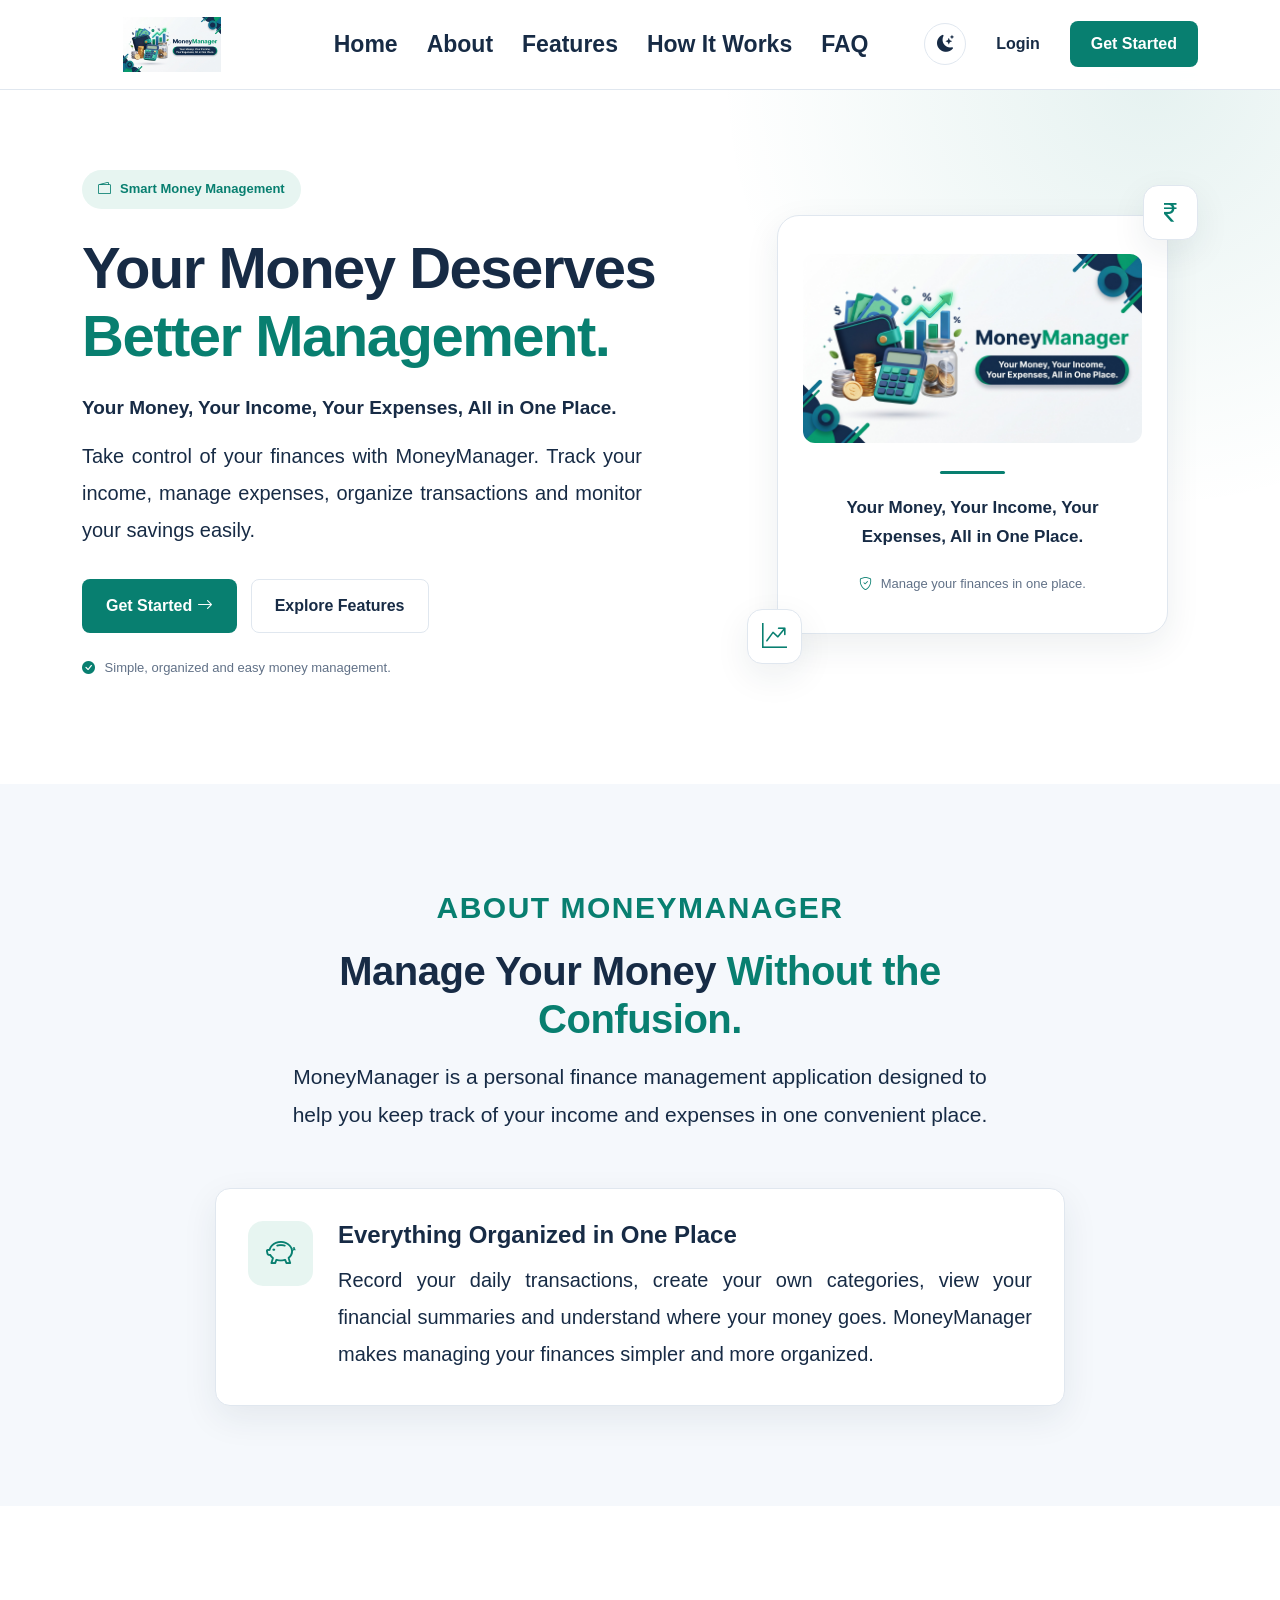
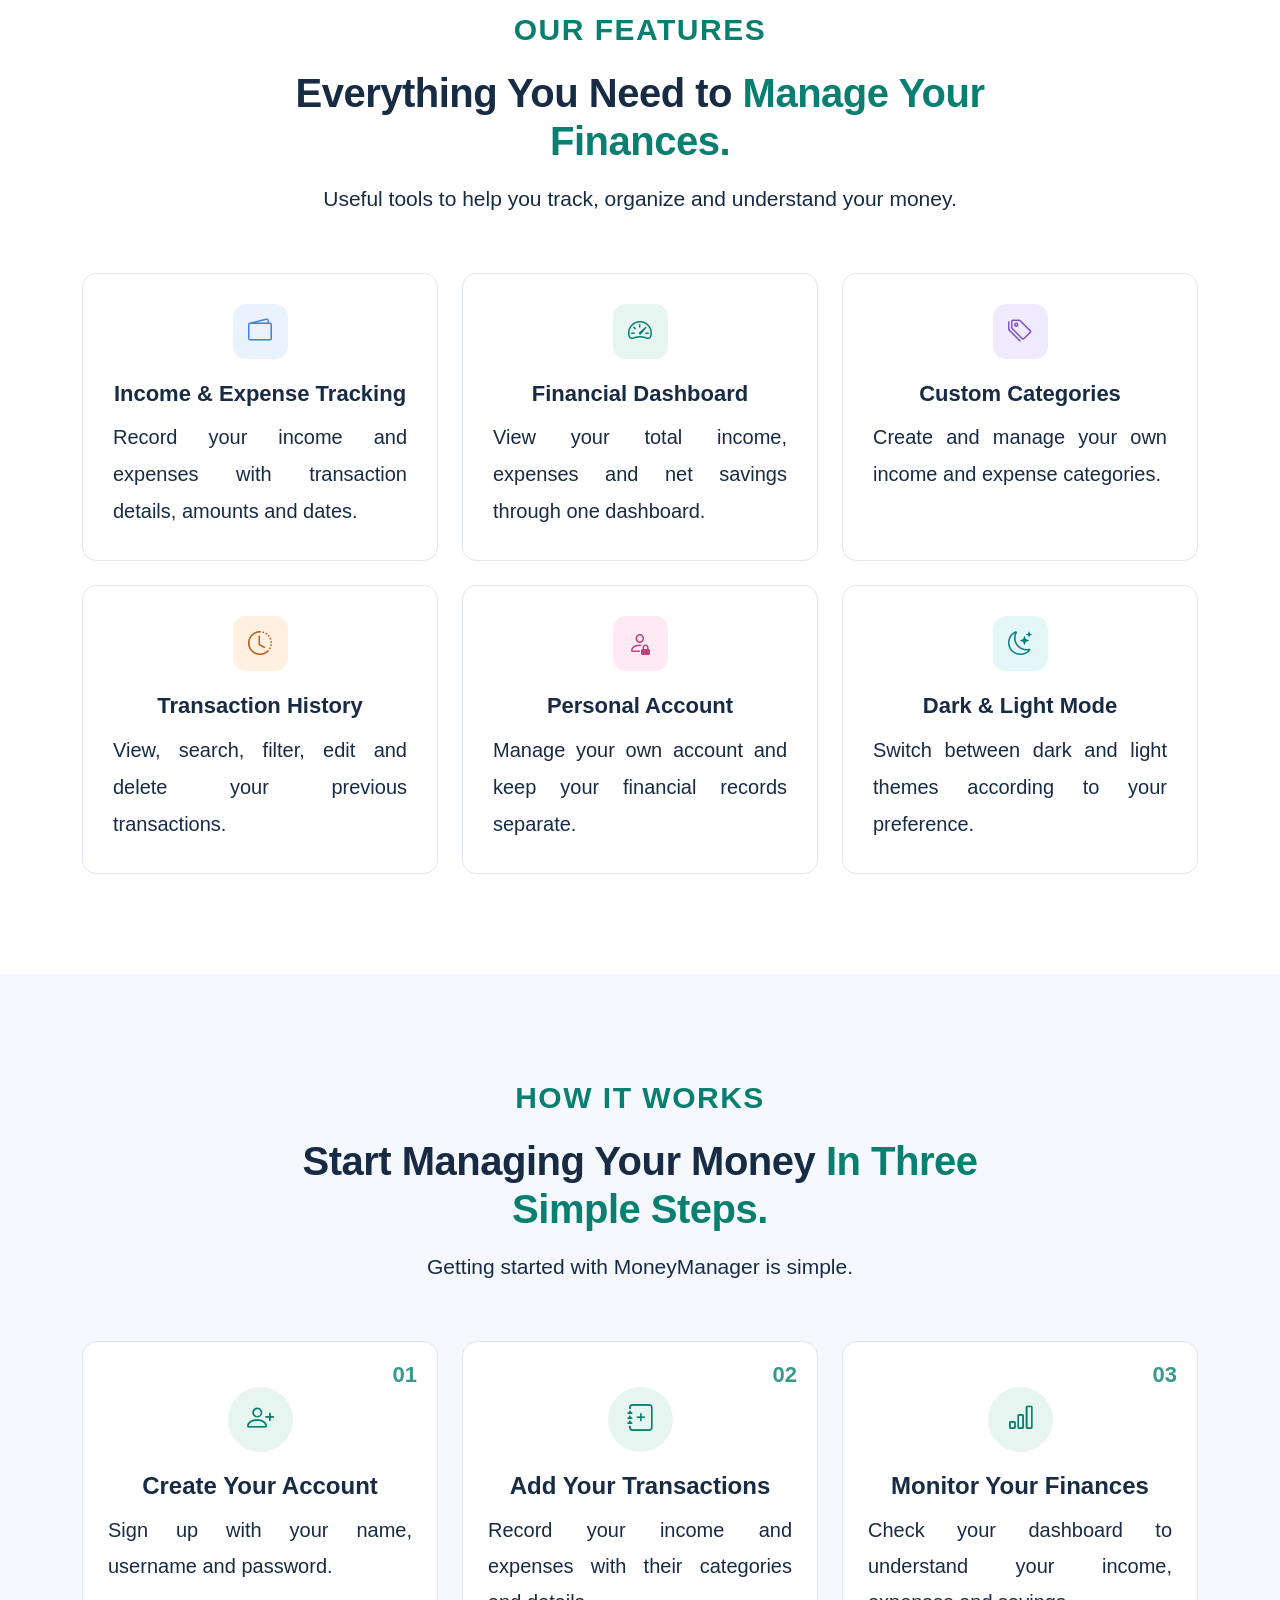
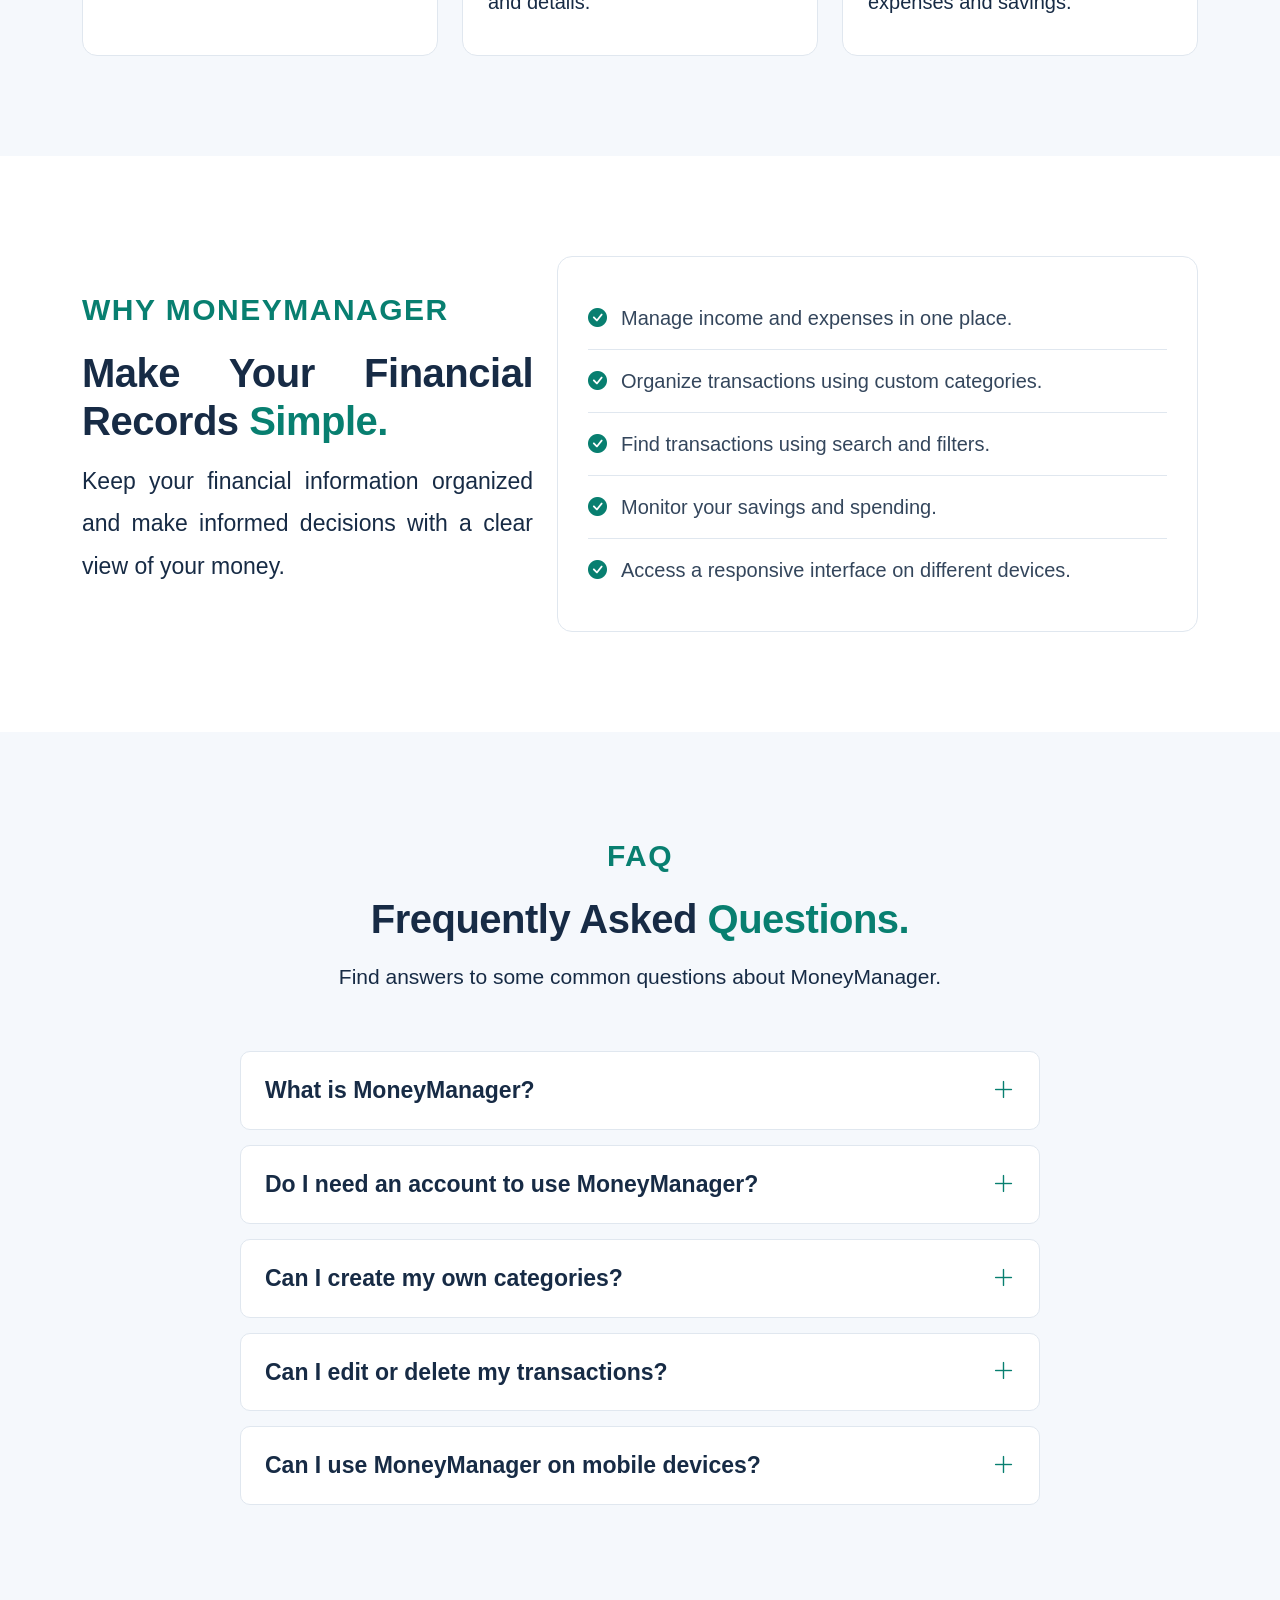
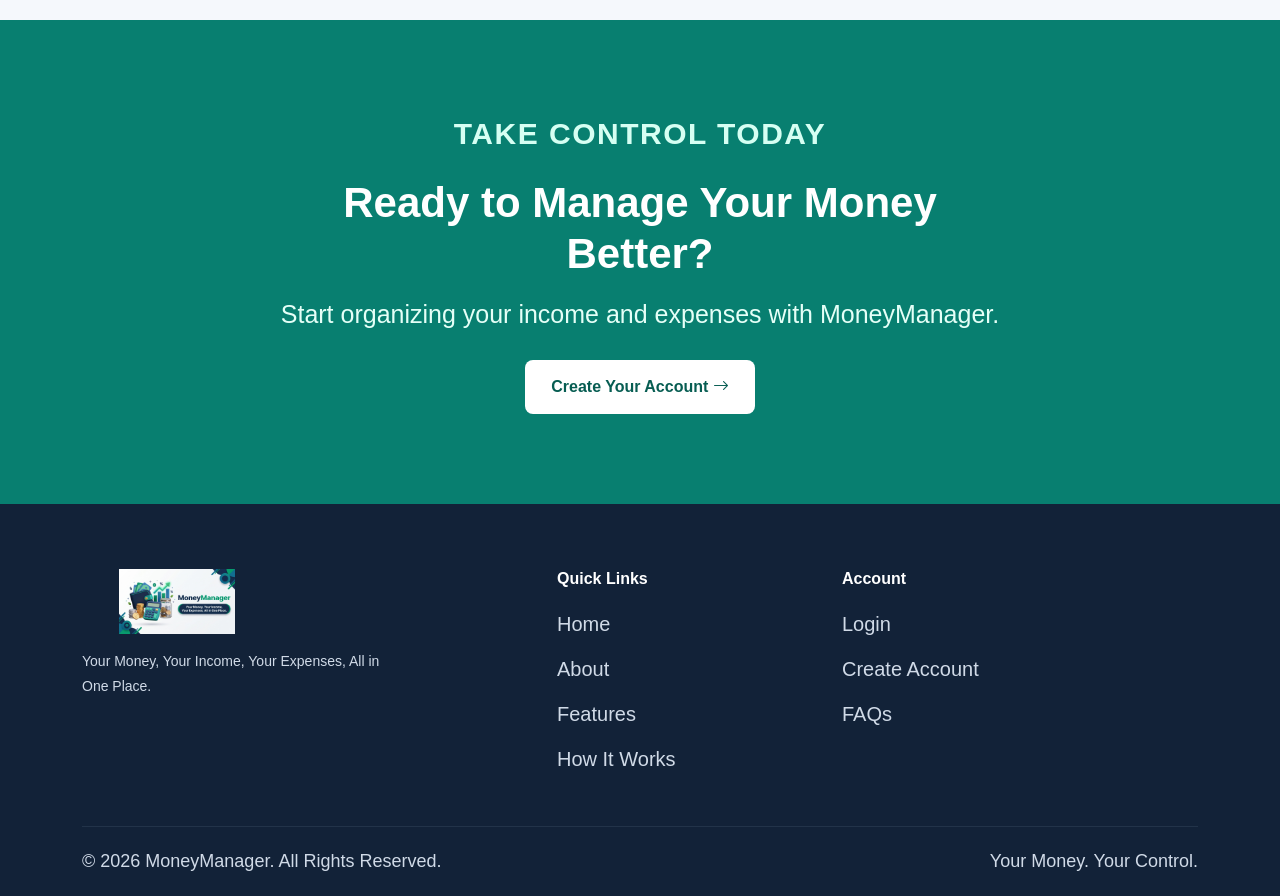
<file: index.html>
<!DOCTYPE html>
<html lang="en" data-theme="light">

<head>
    <meta charset="UTF-8">
    <meta name="viewport" content="width=device-width, initial-scale=1.0">

    <title>MoneyManager | Your Money, All in One Place</title>

    <meta name="description"
        content="Manage your income, expenses, transactions and savings with MoneyManager.">

    <link rel="icon" href="frontend/images/logo-light.jpg" type="image/jpeg">

    <!-- Bootstrap CSS -->
    <link href="https://cdn.jsdelivr.net/npm/bootstrap@5.3.8/dist/css/bootstrap.min.css"
        rel="stylesheet">

    <!-- Bootstrap Icons -->
    <link rel="stylesheet"
        href="https://cdn.jsdelivr.net/npm/bootstrap-icons@1.13.1/font/bootstrap-icons.min.css">

    <!-- Custom CSS -->
    <link rel="stylesheet" href="frontend/css/index.css">

    <!-- Apply saved theme before page renders -->
    <script>
        try {
            const savedTheme = localStorage.getItem("moneyManagerTheme");

            if (savedTheme === "dark" || savedTheme === "light") {
                document.documentElement.setAttribute("data-theme", savedTheme);
            }
        } catch (error) {
            document.documentElement.setAttribute("data-theme", "light");
        }
    </script>
</head>

<body>

    <!-- Navbar -->
    <nav class="navbar navbar-expand-lg fixed-top" id="mainNavbar">

        <div class="container">

            <a class="navbar-brand" href="index.html">

                <img src="frontend/images/logo-light.jpg"
                    alt="MoneyManager Logo"
                    class="brand-logo"
                    id="navbarLogo">

            </a>

            <button class="navbar-toggler" type="button"
                id="navbarToggler"
                aria-label="Toggle navigation"
                aria-expanded="false">

                <i class="bi bi-list"></i>

            </button>

            <div class="navbar-collapse" id="navbarMenu">

                <ul class="navbar-nav mx-auto">

                    <li class="nav-item">
                        <a class="nav-link" href="#home">Home</a>
                    </li>

                    <li class="nav-item">
                        <a class="nav-link" href="#about">About</a>
                    </li>

                    <li class="nav-item">
                        <a class="nav-link" href="#features">Features</a>
                    </li>

                    <li class="nav-item">
                        <a class="nav-link" href="#how-it-works">How It Works</a>
                    </li>

                    <li class="nav-item">
                        <a class="nav-link" href="#faq">FAQ</a>
                    </li>

                </ul>

                <div class="navbar-actions">

                    <button class="theme-toggle" id="themeToggle"
                        type="button"
                        aria-label="Switch to dark mode"
                        title="Switch theme">

                        <i class="bi bi-moon-stars-fill" id="themeIcon"></i>

                    </button>

                    <a href="frontend/login.html" class="btn btn-login">
                        Login
                    </a>

                    <a href="frontend/signup.html" class="btn btn-signup">
                        Get Started
                    </a>

                </div>

            </div>

        </div>

    </nav>


    <!-- Hero Section -->
    <section class="hero-section" id="home">

        <div class="container">

            <div class="row align-items-center">

                <div class="col-lg-7 hero-content">

                    <span class="hero-label">
                        <i class="bi bi-wallet2"></i>
                        Smart Money Management
                    </span>

                    <h1 style="text-align: justify;">
                        Your Money Deserves
                        <span>Better Management.</span>
                    </h1>

                    <p class="hero-tagline">
                        Your Money, Your Income, Your Expenses,
                        All in One Place.
                    </p>

                    <p class="hero-description">
                        Take control of your finances with MoneyManager.
                        Track your income, manage expenses, organize
                        transactions and monitor your savings easily.
                    </p>

                    <div class="hero-buttons">

                        <a href="frontend/signup.html" class="btn btn-primary-custom">
                            Get Started
                            <i class="bi bi-arrow-right"></i>
                        </a>

                        <a href="#features" class="btn btn-outline-custom">
                            Explore Features
                        </a>

                    </div>

                    <div class="hero-note">
                        <i class="bi bi-check-circle-fill"></i>
                        Simple, organized and easy money management.
                    </div>

                </div>


                <!-- Brand Logo Instead of Dashboard Preview -->
                <div class="col-lg-5">

                    <div class="hero-logo-container">

                        <div class="hero-logo-card">

                            <img src="frontend/images/logo-light.jpg"
                                alt="MoneyManager"
                                class="hero-logo"
                                id="heroLogo">

                            <div class="hero-logo-divider"></div>

                            <p>
                                Your Money, Your Income,
                                Your Expenses, All in One Place.
                            </p>

                            <div class="hero-logo-caption">
                                <i class="bi bi-shield-check"></i>
                                Manage your finances in one place.
                            </div>

                        </div>

                        <div class="floating-icon floating-one">
                            <i class="bi bi-currency-rupee"></i>
                        </div>

                        <div class="floating-icon floating-two">
                            <i class="bi bi-graph-up-arrow"></i>
                        </div>

                    </div>

                </div>

            </div>

        </div>

    </section>


    <!-- About Section -->
    <section class="section-padding about-section" id="about">

        <div class="container">

            <div class="section-heading">

                <span class="section-label">ABOUT MONEYMANAGER</span>

                <h2>
                    Manage Your Money
                    <span>Without the Confusion.</span>
                </h2>

                <p>
                    MoneyManager is a personal finance management
                    application designed to help you keep track of
                    your income and expenses in one convenient place.
                </p>

            </div>

            <div class="about-content">

                <div class="about-icon">
                    <i class="bi bi-piggy-bank"></i>
                </div>

                <div>

                    <h3>Everything Organized in One Place</h3>

                    <p>
                        Record your daily transactions, create your own
                        categories, view your financial summaries and
                        understand where your money goes.
                        MoneyManager makes managing your finances
                        simpler and more organized.
                    </p>

                </div>

            </div>

        </div>

    </section>


    <!-- Features Section -->
    <section class="section-padding features-section" id="features">

        <div class="container">

            <div class="section-heading">

                <span class="section-label">OUR FEATURES</span>

                <h2>
                    Everything You Need to
                    <span style="display: inline;">Manage Your Finances.</span>
                </h2>

                <p>
                    Useful tools to help you track, organize
                    and understand your money.
                </p>

            </div>

            <div class="row g-4">

                <div class="col-md-6 col-lg-4">

                    <div class="feature-card">

                        <div class="feature-icon icon-blue">
                            <i class="bi bi-wallet2"></i>
                        </div>

                        <h4>Income & Expense Tracking</h4>

                        <p>
                            Record your income and expenses with
                            transaction details, amounts and dates.
                        </p>

                    </div>

                </div>


                <div class="col-md-6 col-lg-4">

                    <div class="feature-card">

                        <div class="feature-icon icon-green">
                            <i class="bi bi-speedometer2"></i>
                        </div>

                        <h4>Financial Dashboard</h4>

                        <p>
                            View your total income, expenses
                            and net savings through one dashboard.
                        </p>

                    </div>

                </div>


                <div class="col-md-6 col-lg-4">

                    <div class="feature-card">

                        <div class="feature-icon icon-purple">
                            <i class="bi bi-tags"></i>
                        </div>

                        <h4>Custom Categories</h4>

                        <p>
                            Create and manage your own income
                            and expense categories.
                        </p>

                    </div>

                </div>


                <div class="col-md-6 col-lg-4">

                    <div class="feature-card">

                        <div class="feature-icon icon-orange">
                            <i class="bi bi-clock-history"></i>
                        </div>

                        <h4>Transaction History</h4>

                        <p>
                            View, search, filter, edit and
                            delete your previous transactions.
                        </p>

                    </div>

                </div>


                <div class="col-md-6 col-lg-4">

                    <div class="feature-card">

                        <div class="feature-icon icon-pink">
                            <i class="bi bi-person-lock"></i>
                        </div>

                        <h4>Personal Account</h4>

                        <p>
                            Manage your own account and keep
                            your financial records separate.
                        </p>

                    </div>

                </div>


                <div class="col-md-6 col-lg-4">

                    <div class="feature-card">

                        <div class="feature-icon icon-teal">
                            <i class="bi bi-moon-stars"></i>
                        </div>

                        <h4>Dark & Light Mode</h4>

                        <p>
                            Switch between dark and light themes
                            according to your preference.
                        </p>

                    </div>

                </div>

            </div>

        </div>

    </section>


    <!-- How It Works -->
    <section class="section-padding how-section" id="how-it-works">

        <div class="container">

            <div class="section-heading">

                <span class="section-label">HOW IT WORKS</span>

                <h2>
                    Start Managing Your Money
                    <span>In Three Simple Steps.</span>
                </h2>

                <p>
                    Getting started with MoneyManager is simple.
                </p>

            </div>

            <div class="row g-4">

                <div class="col-md-4">

                    <div class="step-card">

                        <div class="step-number">01</div>

                        <div class="step-icon">
                            <i class="bi bi-person-plus"></i>
                        </div>

                        <h4>Create Your Account</h4>

                        <p>
                            Sign up with your name, username
                            and password.
                        </p>

                    </div>

                </div>


                <div class="col-md-4">

                    <div class="step-card">

                        <div class="step-number">02</div>

                        <div class="step-icon">
                            <i class="bi bi-journal-plus"></i>
                        </div>

                        <h4>Add Your Transactions</h4>

                        <p>
                            Record your income and expenses
                            with their categories and details.
                        </p>

                    </div>

                </div>


                <div class="col-md-4">

                    <div class="step-card">

                        <div class="step-number">03</div>

                        <div class="step-icon">
                            <i class="bi bi-bar-chart"></i>
                        </div>

                        <h4>Monitor Your Finances</h4>

                        <p>
                            Check your dashboard to understand
                            your income, expenses and savings.
                        </p>

                    </div>

                </div>

            </div>

        </div>

    </section>


    <!-- Benefits Section -->
    <section class="section-padding benefits-section">

        <div class="container">

            <div class="row align-items-center">

                <div class="col-lg-5">

                    <span class="section-label">WHY MONEYMANAGER</span>

                    <h2 class="benefits-heading">
                        Make Your Financial
                        Records <span>Simple.</span>
                    </h2>

                    <p class="benefits-description">
                        Keep your financial information organized
                        and make informed decisions with a clear
                        view of your money.
                    </p>

                </div>

                <div class="col-lg-7">

                    <div class="benefit-list">

                        <div class="benefit-item">
                            <i class="bi bi-check-circle-fill"></i>
                            <span>Manage income and expenses in one place.</span>
                        </div>

                        <div class="benefit-item">
                            <i class="bi bi-check-circle-fill"></i>
                            <span>Organize transactions using custom categories.</span>
                        </div>

                        <div class="benefit-item">
                            <i class="bi bi-check-circle-fill"></i>
                            <span>Find transactions using search and filters.</span>
                        </div>

                        <div class="benefit-item">
                            <i class="bi bi-check-circle-fill"></i>
                            <span>Monitor your savings and spending.</span>
                        </div>

                        <div class="benefit-item">
                            <i class="bi bi-check-circle-fill"></i>
                            <span>Access a responsive interface on different devices.</span>
                        </div>

                    </div>

                </div>

            </div>

        </div>

    </section>


    <!-- FAQ Section -->
    <section class="section-padding faq-section" id="faq">

        <div class="container">

            <div class="section-heading">

                <span class="section-label">FAQ</span>

                <h2>
                    Frequently Asked
                    <span>Questions.</span>
                </h2>

                <p>
                    Find answers to some common questions
                    about MoneyManager.
                </p>

            </div>

            <div class="faq-container">

                <details class="faq-item">

                    <summary>
                        What is MoneyManager?
                        <i class="bi bi-plus-lg"></i>
                    </summary>

                    <p>
                        MoneyManager is a personal finance management
                        application that helps you record and organize
                        your income and expenses.
                    </p>

                </details>


                <details class="faq-item">

                    <summary>
                        Do I need an account to use MoneyManager?
                        <i class="bi bi-plus-lg"></i>
                    </summary>

                    <p>
                        Yes. You need to create an account and log in
                        to manage your personal financial records.
                    </p>

                </details>


                <details class="faq-item">

                    <summary>
                        Can I create my own categories?
                        <i class="bi bi-plus-lg"></i>
                    </summary>

                    <p>
                        Yes. You can create and manage your own
                        income and expense categories.
                    </p>

                </details>


                <details class="faq-item">

                    <summary>
                        Can I edit or delete my transactions?
                        <i class="bi bi-plus-lg"></i>
                    </summary>

                    <p>
                        Yes. You can view, edit and delete
                        your existing transactions.
                    </p>

                </details>


                <details class="faq-item">

                    <summary>
                        Can I use MoneyManager on mobile devices?
                        <i class="bi bi-plus-lg"></i>
                    </summary>

                    <p>
                        Yes. MoneyManager is designed with a
                        responsive interface for desktop,
                        tablet and mobile screens.
                    </p>

                </details>

            </div>

        </div>

    </section>


    <!-- Call To Action -->
    <section class="cta-section">

        <div class="container">

            <div class="cta-content">

                <span class="section-label">TAKE CONTROL TODAY</span>

                <h2>
                    Ready to Manage Your Money Better?
                </h2>

                <p>
                    Start organizing your income and expenses
                    with MoneyManager.
                </p>

                <a href="frontend/signup.html" class="btn btn-cta">
                    Create Your Account
                    <i class="bi bi-arrow-right"></i>
                </a>

            </div>

        </div>

    </section>


    <!-- Footer -->
    <footer class="footer">

        <div class="container">

            <div class="row g-4">

                <div class="col-lg-5">

                    <a href="index.html" class="footer-brand">

                        <img src="frontend/images/logo-light.jpg"
                            alt="MoneyManager Logo"
                            id="footerLogo">

                    </a>

                    <p class="footer-description">
                        Your Money, Your Income, Your Expenses,
                        All in One Place.
                    </p>

                </div>


                <div class="col-6 col-lg-3">

                    <h5>Quick Links</h5>

                    <ul class="footer-links">

                        <li><a href="#home">Home</a></li>
                        <li><a href="#about">About</a></li>
                        <li><a href="#features">Features</a></li>
                        <li><a href="#how-it-works">How It Works</a></li>

                    </ul>

                </div>


                <div class="col-6 col-lg-4">

                    <h5>Account</h5>

                    <ul class="footer-links">

                        <li><a href="frontend/login.html">Login</a></li>
                        <li><a href="frontend/signup.html">Create Account</a></li>
                        <li><a href="#faq">FAQs</a></li>

                    </ul>

                </div>

            </div>

            <hr class="footer-divider">

            <div class="footer-bottom">

                <p>
                    &copy; <span id="currentYear"></span>
                    MoneyManager. All Rights Reserved.
                </p>

                <p>
                    Your Money. Your Control.
                </p>

            </div>

        </div>

    </footer>


    <!-- Custom JavaScript -->
    <script src="frontend/js/index.js"></script>

</body>

</html>
</file>
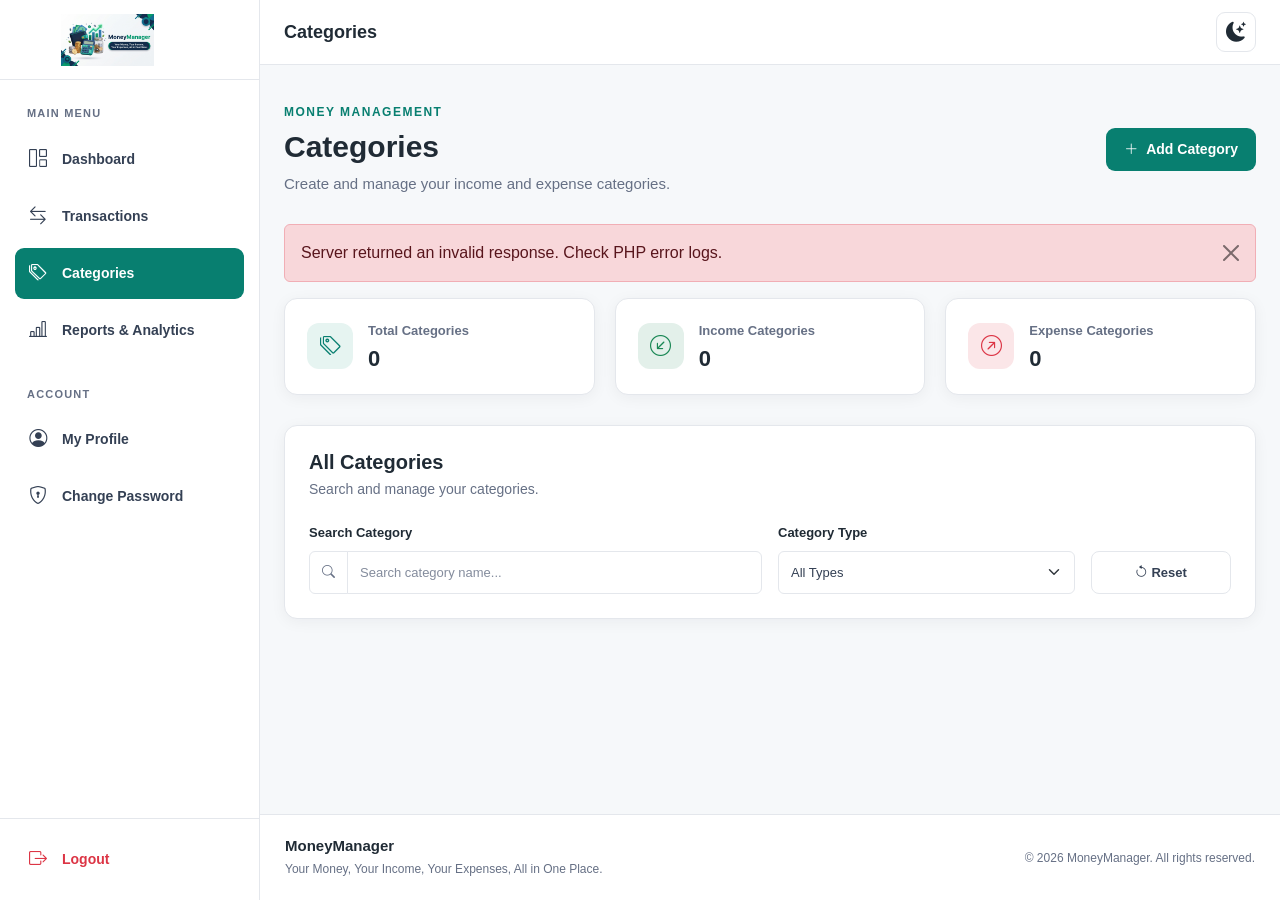
<file: frontend/categories.html>
<!DOCTYPE html>
<html lang="en" data-theme="light">

<head>
    <meta charset="UTF-8">
    <meta name="viewport" content="width=device-width, initial-scale=1.0">
    <title>Categories | MoneyManager</title>

    <script>
        const savedTheme = localStorage.getItem("moneyManagerTheme") || "light";
        document.documentElement.setAttribute("data-theme", savedTheme);
    </script>

    <link rel="icon" type="image/jpeg" href="images/logo-light.jpg">

    <link href="https://cdn.jsdelivr.net/npm/bootstrap@5.3.8/dist/css/bootstrap.min.css" rel="stylesheet">
    <link href="https://cdn.jsdelivr.net/npm/bootstrap-icons@1.13.1/font/bootstrap-icons.min.css" rel="stylesheet">

    <link rel="stylesheet" href="css/components.css">
    <link rel="stylesheet" href="css/categories.css">
</head>

<body>

    <div id="sidebarContainer"></div>

    <div class="dashboard-layout">

        <nav class="dashboard-navbar">
            <div class="container-fluid px-4">
                <div class="d-flex align-items-center justify-content-between">

                    <div class="navbar-left">
                        <button type="button" class="sidebar-menu-toggle"
                            id="sidebarMenuToggle" aria-label="Open sidebar">
                            <i class="bi bi-list"></i>
                        </button>

                        <span class="navbar-page-title">Categories</span>
                    </div>

                    <div class="navbar-actions">
                        <button type="button" class="theme-toggle"
                            id="themeToggle" aria-label="Toggle theme">
                            <i class="bi bi-moon-stars-fill" id="themeIcon"></i>
                        </button>
                    </div>

                </div>
            </div>
        </nav>

        <main class="categories-main">

            <div class="container-fluid px-4">

                <section class="page-heading">
                    <div>
                        <p class="page-label">MONEY MANAGEMENT</p>
                        <h1>Categories</h1>
                        <p class="page-description">
                            Create and manage your income and expense categories.
                        </p>
                    </div>

                    <button type="button" class="btn add-category-btn"
                        id="addCategoryButton">
                        <i class="bi bi-plus-lg"></i>
                        Add Category
                    </button>
                </section>

                <div id="alertMessage" class="alert d-none"
                    role="alert" aria-live="polite"></div>

                <!-- Summary -->

                <section class="category-summary">

                    <div class="summary-box">
                        <div class="summary-icon">
                            <i class="bi bi-tags"></i>
                        </div>
                        <div>
                            <p>Total Categories</p>
                            <h3 id="totalCategories">0</h3>
                        </div>
                    </div>

                    <div class="summary-box">
                        <div class="summary-icon income-icon">
                            <i class="bi bi-arrow-down-left-circle"></i>
                        </div>
                        <div>
                            <p>Income Categories</p>
                            <h3 id="incomeCategories">0</h3>
                        </div>
                    </div>

                    <div class="summary-box">
                        <div class="summary-icon expense-icon">
                            <i class="bi bi-arrow-up-right-circle"></i>
                        </div>
                        <div>
                            <p>Expense Categories</p>
                            <h3 id="expenseCategories">0</h3>
                        </div>
                    </div>

                </section>

                <!-- Filters -->

                <section class="category-filter-section">

                    <div class="filter-heading">
                        <h2>All Categories</h2>
                        <p>Search and manage your categories.</p>
                    </div>

                    <div class="row g-3">

                        <div class="col-12 col-md-6">
                            <label for="searchInput" class="form-label">
                                Search Category
                            </label>

                            <div class="input-group">
                                <span class="input-group-text">
                                    <i class="bi bi-search"></i>
                                </span>

                                <input type="search" class="form-control"
                                    id="searchInput"
                                    placeholder="Search category name..."
                                    maxlength="50">
                            </div>
                        </div>

                        <div class="col-12 col-md-4">
                            <label for="typeFilter" class="form-label">
                                Category Type
                            </label>

                            <select class="form-select" id="typeFilter">
                                <option value="">All Types</option>
                                <option value="income">Income</option>
                                <option value="expense">Expense</option>
                            </select>
                        </div>

                        <div class="col-12 col-md-2 d-flex align-items-end">
                            <button type="button" class="btn reset-filter-btn"
                                id="resetFiltersButton">
                                <i class="bi bi-arrow-counterclockwise"></i>
                                Reset
                            </button>
                        </div>

                    </div>
                </section>

                <!-- Loading -->

                <div id="categoriesLoading" class="loading-state">
                    <div class="spinner-border" role="status">
                        <span class="visually-hidden">Loading...</span>
                    </div>
                    <p>Loading categories...</p>
                </div>

                <!-- Empty state -->

                <div id="emptyCategories" class="empty-state d-none">
                    <i class="bi bi-tags"></i>
                    <h3>No Categories Found</h3>
                    <p>Create a category or change your search filters.</p>
                </div>

                <!-- Category Cards -->

                <section id="categoriesGrid" class="categories-grid d-none"></section>

            </div>
        </main>

        <div id="footerContainer"></div>

    </div>

    <!-- Add/Edit Category Modal -->

    <div class="modal fade" id="categoryModal" tabindex="-1"
        aria-labelledby="categoryModalTitle" aria-hidden="true">

        <div class="modal-dialog modal-dialog-centered">

            <div class="modal-content category-modal-content">

                <div class="modal-header">
                    <div>
                        <h5 class="modal-title" id="categoryModalTitle">
                            Add Category
                        </h5>
                        <p class="modal-subtitle">
                            Enter your category details.
                        </p>
                    </div>

                    <button type="button" class="btn-close"
                        data-bs-dismiss="modal" aria-label="Close"></button>
                </div>

                <form id="categoryForm" novalidate>

                    <div class="modal-body">

                        <div id="formAlertMessage"
                            class="alert d-none" role="alert"></div>

                        <!-- Category Name -->

                        <div class="mb-3">
                            <label for="categoryName" class="form-label">
                                Category Name
                            </label>

                            <input type="text" class="form-control"
                                id="categoryName" maxlength="50"
                                placeholder="Enter category name">

                            <div class="field-error-container" id="nameError"></div>
                        </div>

                        <!-- Category Type -->

                        <div class="mb-3">
                            <label for="categoryType" class="form-label">
                                Category Type
                            </label>

                            <select class="form-select" id="categoryType">
                                <option value="">Select Type</option>
                                <option value="income">Income</option>
                                <option value="expense">Expense</option>
                            </select>

                            <div class="field-error-container" id="typeError"></div>
                        </div>

                        <!-- Category Color -->

                        <div class="mb-3">
                            <label class="form-label">Choose Category Color</label>

                            <div class="color-options" id="colorOptions">

                                <label class="color-option" title="Red">
                                    <input type="radio" name="categoryColor" value="#EF4444">
                                    <span style="--swatch:#EF4444"></span>
                                </label>

                                <label class="color-option" title="Green">
                                    <input type="radio" name="categoryColor" value="#22C55E">
                                    <span style="--swatch:#22C55E"></span>
                                </label>

                                <label class="color-option" title="Blue">
                                    <input type="radio" name="categoryColor" value="#3B82F6">
                                    <span style="--swatch:#3B82F6"></span>
                                </label>

                                <label class="color-option" title="Yellow">
                                    <input type="radio" name="categoryColor" value="#EAB308">
                                    <span style="--swatch:#EAB308"></span>
                                </label>

                                <label class="color-option" title="Pink">
                                    <input type="radio" name="categoryColor" value="#EC4899">
                                    <span style="--swatch:#EC4899"></span>
                                </label>

                                <label class="color-option" title="Purple">
                                    <input type="radio" name="categoryColor" value="#A855F7">
                                    <span style="--swatch:#A855F7"></span>
                                </label>

                                <label class="color-option" title="Orange">
                                    <input type="radio" name="categoryColor" value="#F97316">
                                    <span style="--swatch:#F97316"></span>
                                </label>

                                <label class="color-option" title="Teal">
                                    <input type="radio" name="categoryColor" value="#14B8A6">
                                    <span style="--swatch:#14B8A6"></span>
                                </label>

                                <label class="color-option" title="Cyan">
                                    <input type="radio" name="categoryColor" value="#06B6D4">
                                    <span style="--swatch:#06B6D4"></span>
                                </label>

                                <label class="color-option" title="Gray">
                                    <input type="radio" name="categoryColor" value="#6B7280">
                                    <span style="--swatch:#6B7280"></span>
                                </label>

                            </div>

                            <div class="field-error-container" id="colorError"></div>
                        </div>

                        <!-- Description -->

                        <div class="mb-3">
                            <label for="categoryDescription" class="form-label">
                                Description (Optional)
                            </label>

                            <textarea class="form-control"
                                id="categoryDescription" rows="3"
                                maxlength="250"
                                placeholder="Add category details..."></textarea>

                            <div class="field-error-container"
                                id="descriptionError"></div>
                        </div>

                    </div>

                    <div class="modal-footer">
                        <button type="button" class="btn cancel-btn"
                            data-bs-dismiss="modal">
                            Cancel
                        </button>

                        <button type="submit" class="btn save-category-btn"
                            id="saveCategoryButton">
                            Save Category
                        </button>
                    </div>

                </form>
            </div>
        </div>
    </div>

    <!-- Delete Confirmation Modal -->

    <div class="modal fade" id="deleteCategoryModal" tabindex="-1"
        aria-labelledby="deleteModalTitle" aria-hidden="true">

        <div class="modal-dialog modal-dialog-centered">

            <div class="modal-content category-modal-content">

                <div class="modal-header">
                    <h5 class="modal-title" id="deleteModalTitle">
                        Delete Category
                    </h5>

                    <button type="button" class="btn-close"
                        data-bs-dismiss="modal" aria-label="Close"></button>
                </div>

                <div class="modal-body">
                    Are you sure you want to delete this category?

                    <p class="delete-warning">
                        Categories linked to transactions cannot be deleted.
                    </p>
                </div>

                <div class="modal-footer">
                    <button type="button" class="btn cancel-btn"
                        data-bs-dismiss="modal">
                        Cancel
                    </button>

                    <button type="button" class="btn btn-danger"
                        id="confirmDeleteButton">
                        Delete
                    </button>
                </div>

            </div>
        </div>
    </div>

    <script src="https://cdn.jsdelivr.net/npm/bootstrap@5.3.8/dist/js/bootstrap.bundle.min.js"></script>
    <script src="js/components.js"></script>
    <script src="js/categories.js"></script>

</body>
</html>
</file>
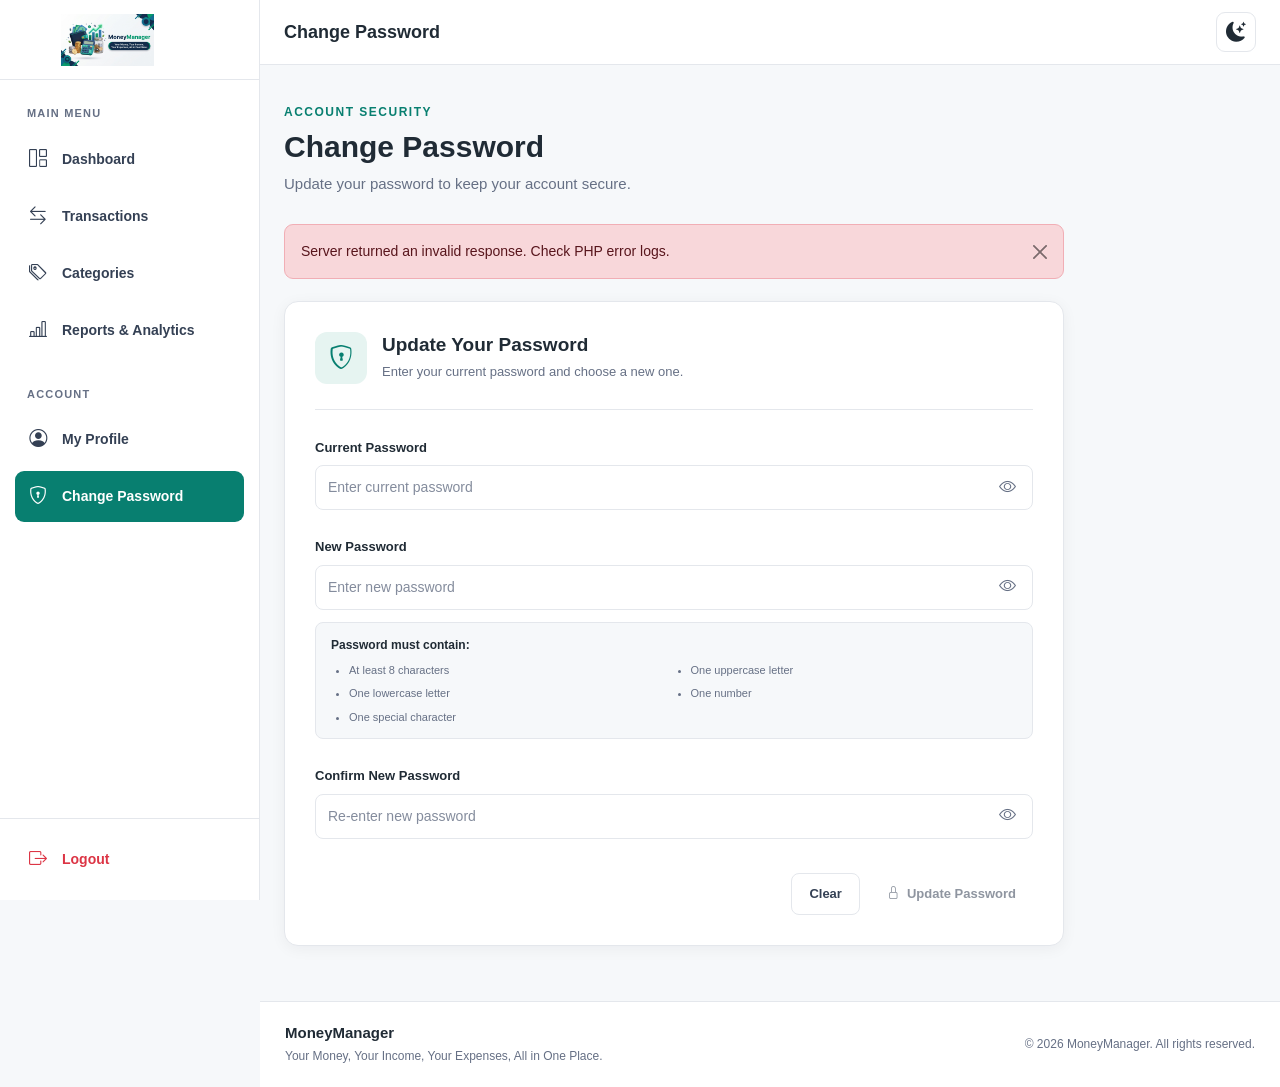
<file: frontend/change-password.html>
<!doctype html>
<html lang="en" data-theme="light">
<head>
    <meta charset="UTF-8">
    <meta name="viewport" content="width=device-width, initial-scale=1.0">

    <title>Change Password | MoneyManager</title>

    <script>
        const savedTheme = localStorage.getItem("moneyManagerTheme") || "light";
        document.documentElement.setAttribute("data-theme", savedTheme);
    </script>

    <link rel="icon" type="image/jpeg" href="images/logo-light.jpg">

    <link
        href="https://cdn.jsdelivr.net/npm/bootstrap@5.3.8/dist/css/bootstrap.min.css"
        rel="stylesheet"
    >

    <link
        href="https://cdn.jsdelivr.net/npm/bootstrap-icons@1.13.1/font/bootstrap-icons.min.css"
        rel="stylesheet"
    >

    <link rel="stylesheet" href="css/components.css">
    <link rel="stylesheet" href="css/change-password.css">
</head>

<body>

    <!-- Shared Sidebar -->
    <div id="sidebarContainer"></div>

    <div class="dashboard-layout">

        <!-- Navbar -->
        <nav class="dashboard-navbar">
            <div class="container-fluid px-4">
                <div class="d-flex align-items-center justify-content-between">

                    <div class="navbar-left">
                        <button
                            type="button"
                            class="sidebar-menu-toggle"
                            id="sidebarMenuToggle"
                            aria-label="Open sidebar"
                        >
                            <i class="bi bi-list"></i>
                        </button>

                        <span class="navbar-page-title">Change Password</span>
                    </div>

                    <div class="navbar-actions">
                        <button
                            type="button"
                            class="theme-toggle"
                            id="themeToggle"
                            aria-label="Toggle theme"
                        >
                            <i class="bi bi-moon-stars-fill" id="themeIcon"></i>
                        </button>
                    </div>

                </div>
            </div>
        </nav>

        <!-- Main Content -->
        <main class="password-main">
            <div class="container-fluid px-4">

                <!-- Page Heading -->
                <section class="page-heading">
                    <div>
                        <p class="page-label">ACCOUNT SECURITY</p>

                        <h1>Change Password</h1>

                        <p class="page-description">
                            Update your password to keep your account secure.
                        </p>
                    </div>
                </section>

                <!-- General Alert -->
                <div
                    id="alertMessage"
                    class="alert d-none"
                    role="alert"
                    aria-live="polite"
                ></div>

                <!-- Password Card -->
                <div class="password-card">

                    <div class="password-card-header">
                        <div class="password-card-icon">
                            <i class="bi bi-shield-lock"></i>
                        </div>

                        <div>
                            <h2>Update Your Password</h2>

                            <p>
                                Enter your current password and choose a new one.
                            </p>
                        </div>
                    </div>

                    <hr class="password-divider">

                    <form id="changePasswordForm" novalidate>

                        <!-- Current Password -->
                        <div class="mb-4">

                            <label for="currentPassword" class="form-label">
                                Current Password
                            </label>

                            <div class="password-input-wrapper">

                                <input
                                    type="password"
                                    class="form-control"
                                    id="currentPassword"
                                    maxlength="64"
                                    placeholder="Enter current password"
                                    autocomplete="current-password"
                                >

                                <button
                                    type="button"
                                    class="password-toggle"
                                    data-target="currentPassword"
                                    aria-label="Show current password"
                                >
                                    <i class="bi bi-eye"></i>
                                </button>

                            </div>

                            <div
                                class="field-error-container"
                                id="currentPasswordError"
                            ></div>

                        </div>

                        <!-- New Password -->
                        <div class="mb-4">

                            <label for="newPassword" class="form-label">
                                New Password
                            </label>

                            <div class="password-input-wrapper">

                                <input
                                    type="password"
                                    class="form-control"
                                    id="newPassword"
                                    maxlength="64"
                                    placeholder="Enter new password"
                                    autocomplete="new-password"
                                >

                                <button
                                    type="button"
                                    class="password-toggle"
                                    data-target="newPassword"
                                    aria-label="Show new password"
                                >
                                    <i class="bi bi-eye"></i>
                                </button>

                            </div>

                            <div
                                class="password-requirements"
                                id="passwordRequirements"
                            >
                                <p>Password must contain:</p>

                                <ul>
                                    <li id="lengthRequirement">
                                        At least 8 characters
                                    </li>

                                    <li id="uppercaseRequirement">
                                        One uppercase letter
                                    </li>

                                    <li id="lowercaseRequirement">
                                        One lowercase letter
                                    </li>

                                    <li id="numberRequirement">
                                        One number
                                    </li>

                                    <li id="specialRequirement">
                                        One special character
                                    </li>
                                </ul>
                            </div>

                            <div
                                class="field-error-container"
                                id="newPasswordError"
                            ></div>

                        </div>

                        <!-- Confirm Password -->
                        <div class="mb-4">

                            <label for="confirmPassword" class="form-label">
                                Confirm New Password
                            </label>

                            <div class="password-input-wrapper">

                                <input
                                    type="password"
                                    class="form-control"
                                    id="confirmPassword"
                                    maxlength="64"
                                    placeholder="Re-enter new password"
                                    autocomplete="new-password"
                                >

                                <button
                                    type="button"
                                    class="password-toggle"
                                    data-target="confirmPassword"
                                    aria-label="Show confirm password"
                                >
                                    <i class="bi bi-eye"></i>
                                </button>

                            </div>

                            <div
                                class="field-error-container"
                                id="confirmPasswordError"
                            ></div>

                        </div>

                        <!-- Buttons -->
                        <div class="password-actions">

                            <button
                                type="button"
                                class="btn cancel-password-btn"
                                id="resetPasswordFormButton"
                            >
                                Clear
                            </button>

                            <button
                                type="submit"
                                class="btn update-password-btn"
                                id="updatePasswordButton"
                                disabled
                            >
                                <i class="bi bi-lock"></i>
                                Update Password
                            </button>

                        </div>

                    </form>

                </div>

            </div>
        </main>

        <!-- Shared Footer -->
        <div id="footerContainer"></div>

    </div>

    <!-- Bootstrap JS -->
    <script src="https://cdn.jsdelivr.net/npm/bootstrap@5.3.8/dist/js/bootstrap.bundle.min.js"></script>

    <!-- Shared Components -->
    <script src="js/components.js"></script>

    <!-- Change Password JS -->
    <script src="js/change-password.js"></script>

</body>
</html>
</file>
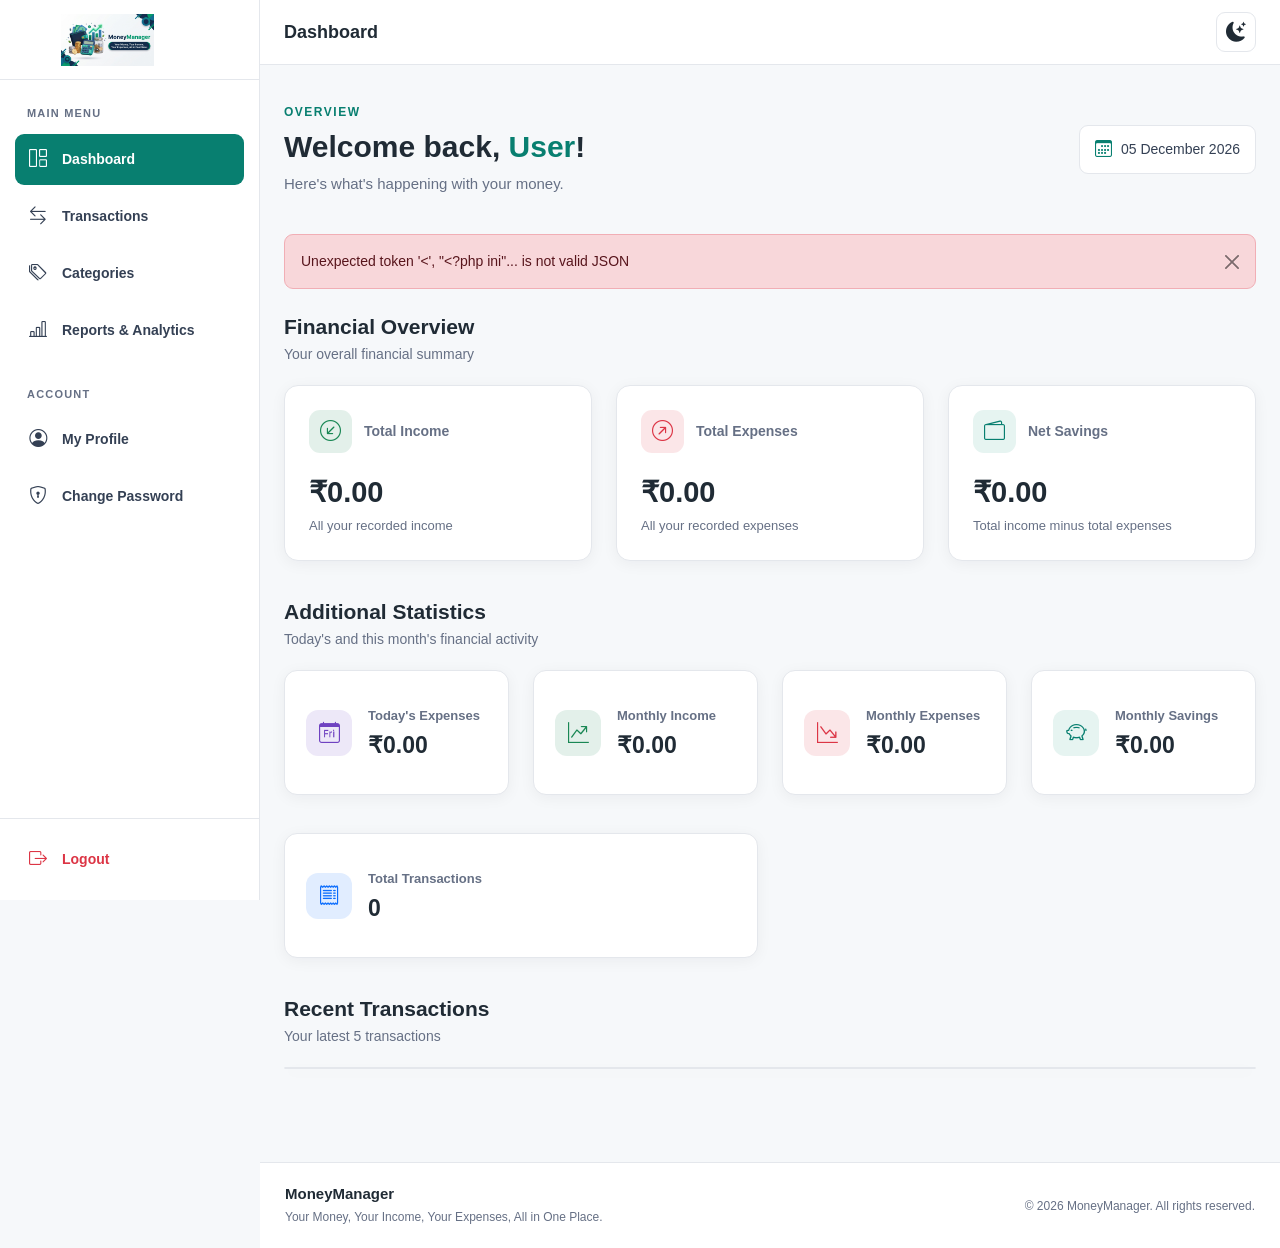
<file: frontend/dashboard.html>
<!DOCTYPE html>
<html lang="en" data-theme="light">

<head>

    <meta charset="UTF-8">
    <meta name="viewport" content="width=device-width, initial-scale=1.0">

    <title>Dashboard | MoneyManager</title>

    <script>
        const savedTheme = localStorage.getItem("moneyManagerTheme") || "light";
        document.documentElement.setAttribute("data-theme", savedTheme);
    </script>

    <link rel="icon" type="image/jpeg" href="images/logo-light.jpg">

    <link
        href="https://cdn.jsdelivr.net/npm/bootstrap@5.3.8/dist/css/bootstrap.min.css"
        rel="stylesheet"
    >

    <link
        href="https://cdn.jsdelivr.net/npm/bootstrap-icons@1.13.1/font/bootstrap-icons.min.css"
        rel="stylesheet"
    >

    <link rel="stylesheet" href="css/dashboard.css">
    <link rel="stylesheet" href="css/components.css">

</head>

<body>

    <!-- Shared Sidebar -->

    <div id="sidebarContainer"></div>


    <!-- Dashboard Layout -->

    <div class="dashboard-layout" id="dashboardLayout">

        <!-- Navbar -->

        <nav class="dashboard-navbar">

            <div class="container-fluid px-4">

                <div class="d-flex align-items-center justify-content-between">

                    <div class="navbar-left">

                        <button
                            type="button"
                            class="sidebar-menu-toggle"
                            id="sidebarMenuToggle"
                            aria-label="Open navigation"
                            aria-controls="appSidebar"
                            aria-expanded="false"
                        >
                            <i class="bi bi-list"></i>
                        </button>

                        <span class="navbar-page-title">Dashboard</span>

                    </div>


                    <div class="navbar-actions">

                        <button
                            type="button"
                            class="theme-toggle"
                            id="themeToggle"
                            aria-label="Toggle theme"
                        >
                            <i class="bi bi-moon-stars-fill" id="themeIcon"></i>
                        </button>

                    </div>

                </div>

            </div>

        </nav>


        <!-- Dashboard Main -->

        <main class="dashboard-main">

            <div class="container-fluid px-4">


                <!-- Welcome Section -->

                <section class="welcome-section">

                    <div>

                        <p class="welcome-label">OVERVIEW</p>

                        <h1>
                            Welcome back,
                            <span id="userFullName">User</span>!
                        </h1>

                        <p class="welcome-description">
                            Here's what's happening with your money.
                        </p>

                    </div>


                    <div class="current-date">

                        <i class="bi bi-calendar3"></i>

                        <span id="currentDate"></span>

                    </div>

                </section>


                <!-- General Alert -->

                <div
                    id="alertMessage"
                    class="alert d-none"
                    role="alert"
                    aria-live="polite"
                ></div>


                <!-- Main Summary Cards -->

                <section class="dashboard-section">

                    <div class="section-heading">

                        <h2>Financial Overview</h2>

                        <p>Your overall financial summary</p>

                    </div>


                    <div class="row g-4">


                        <!-- Total Income -->

                        <div class="col-12 col-md-6 col-xl-4">

                            <div class="summary-card income-card">

                                <div class="card-top">

                                    <div class="card-icon">
                                        <i class="bi bi-arrow-down-left-circle"></i>
                                    </div>

                                    <span>Total Income</span>

                                </div>

                                <h3 id="totalIncome">₹0.00</h3>

                                <p>All your recorded income</p>

                            </div>

                        </div>


                        <!-- Total Expenses -->

                        <div class="col-12 col-md-6 col-xl-4">

                            <div class="summary-card expense-card">

                                <div class="card-top">

                                    <div class="card-icon">
                                        <i class="bi bi-arrow-up-right-circle"></i>
                                    </div>

                                    <span>Total Expenses</span>

                                </div>

                                <h3 id="totalExpenses">₹0.00</h3>

                                <p>All your recorded expenses</p>

                            </div>

                        </div>


                        <!-- Net Savings -->

                        <div class="col-12 col-md-6 col-xl-4">

                            <div class="summary-card savings-card">

                                <div class="card-top">

                                    <div class="card-icon">
                                        <i class="bi bi-wallet2"></i>
                                    </div>

                                    <span>Net Savings</span>

                                </div>

                                <h3 id="netSavings">₹0.00</h3>

                                <p>Total income minus total expenses</p>

                            </div>

                        </div>

                    </div>

                </section>


                <!-- Additional Statistics -->

                <section class="dashboard-section">

                    <div class="section-heading">

                        <h2>Additional Statistics</h2>

                        <p>Today's and this month's financial activity</p>

                    </div>


                    <div class="row g-4">


                        <!-- Today's Expenses -->

                        <div class="col-12 col-md-6 col-xl-3">

                            <div class="stat-card">

                                <div class="stat-icon today-icon">
                                    <i class="bi bi-calendar-day"></i>
                                </div>

                                <div>

                                    <p>Today's Expenses</p>

                                    <h3 id="todayExpenses">₹0.00</h3>

                                </div>

                            </div>

                        </div>


                        <!-- Monthly Income -->

                        <div class="col-12 col-md-6 col-xl-3">

                            <div class="stat-card">

                                <div class="stat-icon income-icon">
                                    <i class="bi bi-graph-up-arrow"></i>
                                </div>

                                <div>

                                    <p>Monthly Income</p>

                                    <h3 id="monthlyIncome">₹0.00</h3>

                                </div>

                            </div>

                        </div>


                        <!-- Monthly Expenses -->

                        <div class="col-12 col-md-6 col-xl-3">

                            <div class="stat-card">

                                <div class="stat-icon expense-icon">
                                    <i class="bi bi-graph-down-arrow"></i>
                                </div>

                                <div>

                                    <p>Monthly Expenses</p>

                                    <h3 id="monthlyExpenses">₹0.00</h3>

                                </div>

                            </div>

                        </div>


                        <!-- Monthly Savings -->

                        <div class="col-12 col-md-6 col-xl-3">

                            <div class="stat-card">

                                <div class="stat-icon savings-icon">
                                    <i class="bi bi-piggy-bank"></i>
                                </div>

                                <div>

                                    <p>Monthly Savings</p>

                                    <h3 id="monthlySavings">₹0.00</h3>

                                </div>

                            </div>

                        </div>

                    </div>

                </section>


                <!-- Transaction Statistics -->

                <section class="dashboard-section">

                    <div class="row g-4">

                        <div class="col-12 col-md-6">

                            <div class="stat-card transaction-count-card">

                                <div class="stat-icon transaction-icon">
                                    <i class="bi bi-receipt"></i>
                                </div>

                                <div>

                                    <p>Total Transactions</p>

                                    <h3 id="transactionCount">0</h3>

                                </div>

                            </div>

                        </div>

                    </div>

                </section>


                <!-- Recent Transactions -->

                <section class="dashboard-section recent-section">

                    <div class="section-heading">

                        <div>

                            <h2>Recent Transactions</h2>

                            <p>Your latest 5 transactions</p>

                        </div>

                    </div>


                    <div class="transaction-container">


                        <div
                            id="transactionsLoading"
                            class="loading-message"
                        >

                            <div class="spinner-border" role="status">
                                <span class="visually-hidden">Loading...</span>
                            </div>

                            <p>Loading transactions...</p>

                        </div>


                        <div
                            id="emptyTransactions"
                            class="empty-state d-none"
                        >

                            <i class="bi bi-inbox"></i>

                            <h3>No Transactions Yet</h3>

                            <p>Your recent transactions will appear here.</p>

                        </div>


                        <div
                            class="table-responsive d-none"
                            id="transactionsTableContainer"
                        >

                            <table class="table transaction-table">

                                <thead>

                                    <tr>
                                        <th>Title</th>
                                        <th>Category</th>
                                        <th>Type</th>
                                        <th>Date</th>
                                        <th class="text-end">Amount</th>
                                    </tr>

                                </thead>

                                <tbody id="transactionsTableBody"></tbody>

                            </table>

                        </div>

                    </div>

                </section>


            </div>

        </main>


        <!-- Shared Footer -->

        <div id="footerContainer"></div>

    </div>


    <!-- Bootstrap JS -->

    <script
        src="https://cdn.jsdelivr.net/npm/bootstrap@5.3.8/dist/js/bootstrap.bundle.min.js"
    ></script>


    <!-- Shared Components JS -->

    <script src="js/components.js"></script>


    <!-- Dashboard JS -->

    <script src="js/dashboard.js"></script>

</body>

</html>
</file>
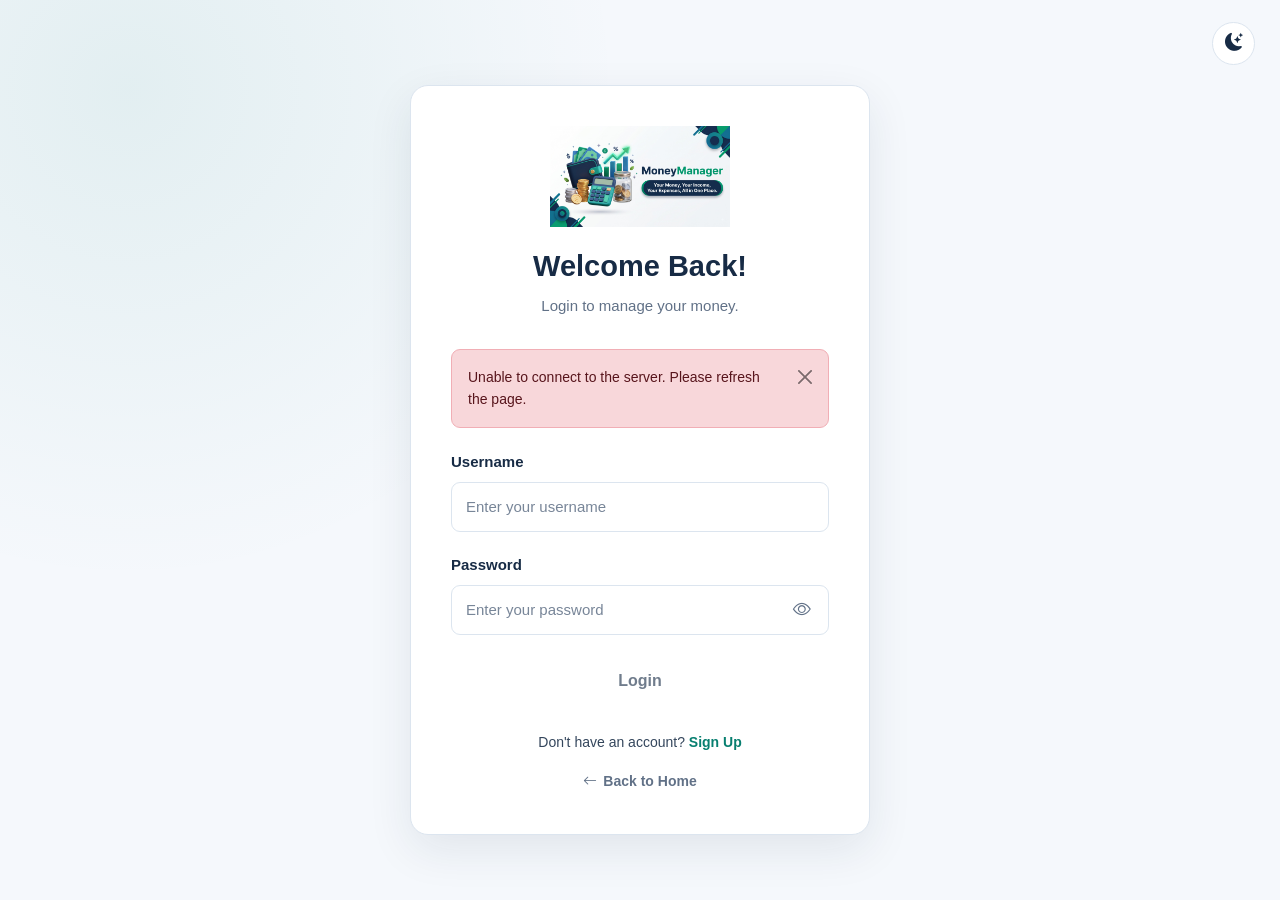
<file: frontend/login.html>
<!DOCTYPE html>
<html lang="en">

<head>
    <meta charset="UTF-8">
    <meta name="viewport" content="width=device-width, initial-scale=1.0">

    <title>Login | MoneyManager</title>

    <!-- Bootstrap CSS -->
    <link
        href="https://cdn.jsdelivr.net/npm/bootstrap@5.3.8/dist/css/bootstrap.min.css"
        rel="stylesheet"
    >

    <!-- Bootstrap Icons -->
    <link
        href="https://cdn.jsdelivr.net/npm/bootstrap-icons@1.13.1/font/bootstrap-icons.min.css"
        rel="stylesheet"
    >

    <!-- Auth CSS -->
    <link rel="stylesheet" href="css/login.css">

</head>

<body>

    <div class="auth-page">

        <div class="theme-toggle">
            <button
                type="button"
                id="themeToggle"
                class="btn theme-btn"
                aria-label="Toggle theme"
            >
                <i class="bi bi-moon-stars-fill" id="themeIcon"></i>
            </button>
        </div>


        <div class="auth-container">

            <!-- Logo -->
            <div class="auth-logo">

                <a href="../index.html">

                    <img
                        src="images/logo-light.jpg"
                        id="brandLogo"
                        alt="MoneyManager Logo"
                    >

                </a>

            </div>


            <!-- Heading -->
            <div class="auth-heading">

                <h2>Welcome Back!</h2>

                <p>Login to manage your money.</p>

            </div>


            <!-- General Alert -->
            <div
                id="alertMessage"
                class="alert d-none"
                role="alert"
                aria-live="polite"
            ></div>


            <!-- Login Form -->
            <form id="loginForm" novalidate>

                <!-- Username -->
                <div class="mb-3">

                    <label for="username" class="form-label">
                        Username
                    </label>

                    <input
                        type="text"
                        class="form-control"
                        id="username"
                        name="username"
                        placeholder="Enter your username"
                        minlength="3"
                        maxlength="30"
                        autocomplete="username"
                        required
                    >

                    <div
                        class="field-error"
                        id="usernameError"
                    ></div>

                </div>


                <!-- Password -->
                <div class="mb-3">

                    <label for="password" class="form-label">
                        Password
                    </label>

                    <div class="password-wrapper">

                        <input
                            type="password"
                            class="form-control"
                            id="password"
                            name="password"
                            placeholder="Enter your password"
                            maxlength="64"
                            autocomplete="current-password"
                            required
                        >

                        <button
                            type="button"
                            class="password-toggle"
                            data-target="password"
                            aria-label="Show password"
                        >
                            <i class="bi bi-eye"></i>
                        </button>

                    </div>

                    <div
                        class="field-error"
                        id="passwordError"
                    ></div>

                </div>

                <!-- Login Button -->
                <button
                    type="submit"
                    id="loginButton"
                    class="btn auth-submit-btn w-100"
                    disabled
                >

                    <span id="loginButtonText">
                        Login
                    </span>

                    <span
                        id="loginSpinner"
                        class="spinner-border spinner-border-sm d-none"
                        aria-hidden="true"
                    ></span>

                </button>

            </form>


            <!-- Signup Link -->
            <div class="auth-footer">

                <p>
                    Don't have an account?

                    <a href="signup.html">
                        Sign Up
                    </a>
                </p>

                <a href="../index.html" class="back-home-link">
                    <i class="bi bi-arrow-left"></i>
                    Back to Home
                </a>

            </div>

        </div>

    </div>


    <!-- Bootstrap JS -->
    <script
        src="https://cdn.jsdelivr.net/npm/bootstrap@5.3.8/dist/js/bootstrap.bundle.min.js"
    ></script>

    <!-- Login JS -->
    <script src="js/login.js"></script>

</body>

</html>
</file>
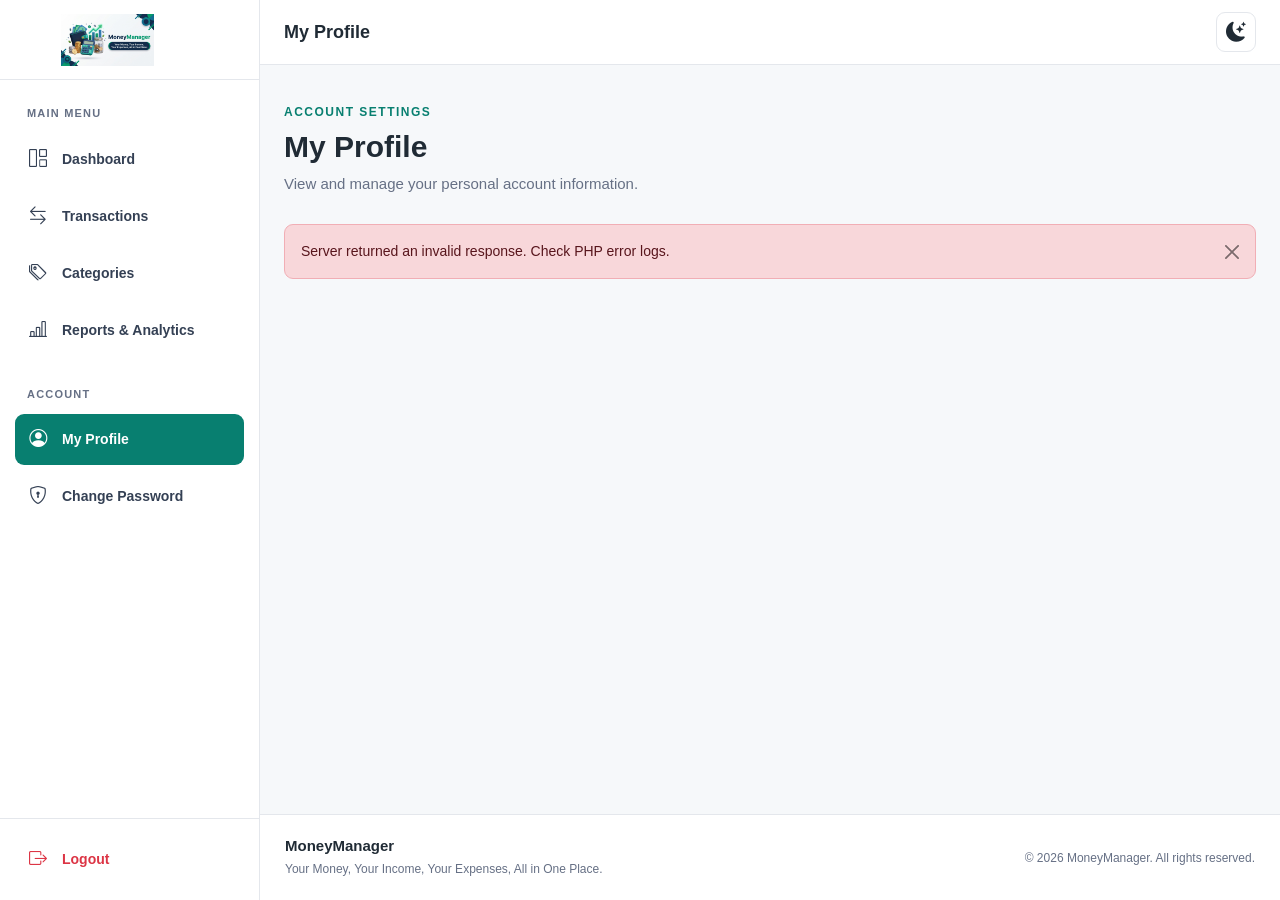
<file: frontend/profile.html>
<!doctype html>
<html lang="en" data-theme="light">
<head>
    <meta charset="UTF-8">
    <meta name="viewport" content="width=device-width, initial-scale=1.0">

    <title>My Profile | MoneyManager</title>

    <script>
        const savedTheme = localStorage.getItem("moneyManagerTheme") || "light";
        document.documentElement.setAttribute("data-theme", savedTheme);
    </script>

    <link rel="icon" type="image/jpeg" href="images/logo-light.jpg">

    <link
        href="https://cdn.jsdelivr.net/npm/bootstrap@5.3.8/dist/css/bootstrap.min.css"
        rel="stylesheet"
    >

    <link
        href="https://cdn.jsdelivr.net/npm/bootstrap-icons@1.13.1/font/bootstrap-icons.min.css"
        rel="stylesheet"
    >

    <link rel="stylesheet" href="css/components.css">
    <link rel="stylesheet" href="css/profile.css">
</head>

<body>

    <!-- Shared Sidebar -->
    <div id="sidebarContainer"></div>

    <div class="dashboard-layout">

        <!-- Navbar -->
        <nav class="dashboard-navbar">
            <div class="container-fluid px-4">
                <div class="d-flex align-items-center justify-content-between">

                    <div class="navbar-left">
                        <button
                            type="button"
                            class="sidebar-menu-toggle"
                            id="sidebarMenuToggle"
                            aria-label="Open sidebar"
                        >
                            <i class="bi bi-list"></i>
                        </button>

                        <span class="navbar-page-title">My Profile</span>
                    </div>

                    <div class="navbar-actions">
                        <button
                            type="button"
                            class="theme-toggle"
                            id="themeToggle"
                            aria-label="Toggle theme"
                        >
                            <i class="bi bi-moon-stars-fill" id="themeIcon"></i>
                        </button>
                    </div>

                </div>
            </div>
        </nav>

        <!-- Main Content -->
        <main class="profile-main">
            <div class="container-fluid px-4">

                <!-- Page Heading -->
                <section class="page-heading">
                    <div>
                        <p class="page-label">ACCOUNT SETTINGS</p>

                        <h1>My Profile</h1>

                        <p class="page-description">
                            View and manage your personal account information.
                        </p>
                    </div>
                </section>

                <!-- General Alert -->
                <div
                    id="alertMessage"
                    class="alert d-none"
                    role="alert"
                    aria-live="polite"
                ></div>

                <!-- Loading -->
                <div id="profileLoading" class="loading-state">
                    <div class="spinner-border" role="status">
                        <span class="visually-hidden">Loading...</span>
                    </div>

                    <p>Loading profile...</p>
                </div>

                <!-- Profile Content -->
                <div id="profileContent" class="d-none">

                    <div class="profile-card">

                        <!-- Profile Header -->
                        <div class="profile-card-header">

                            <div class="profile-avatar" id="profileAvatar">
                                <i class="bi bi-person-fill"></i>
                            </div>

                            <div class="profile-header-details">
                                <h2 id="displayFullName">Loading...</h2>

                                <p id="displayUsername">@username</p>

                                <span class="account-status">
                                    <i class="bi bi-check-circle-fill"></i>
                                    Active Account
                                </span>
                            </div>

                        </div>

                        <hr class="profile-divider">

                        <!-- Profile Form -->
                        <form id="profileForm" novalidate>

                            <div class="profile-section-heading">
                                <h3>Personal Information</h3>

                                <p>
                                    Update your name and username below.
                                </p>
                            </div>

                            <!-- Full Name -->
                            <div class="mb-4">

                                <label for="fullName" class="form-label">
                                    Full Name
                                </label>

                                <input
                                    type="text"
                                    class="form-control"
                                    id="fullName"
                                    maxlength="50"
                                    placeholder="Enter your full name"
                                    autocomplete="name"
                                >

                                <div
                                    class="field-error-container"
                                    id="fullNameError"
                                ></div>

                            </div>

                            <!-- Username -->
                            <div class="mb-4">

                                <label for="username" class="form-label">
                                    Username
                                </label>

                                <div class="input-group">
                                    <span class="input-group-text">@</span>

                                    <input
                                        type="text"
                                        class="form-control"
                                        id="username"
                                        maxlength="30"
                                        placeholder="Enter your username"
                                        autocomplete="username"
                                    >
                                </div>

                                <div
                                    class="form-text profile-help-text"
                                >
                                    3 to 30 characters. Letters, numbers,
                                    dots, underscores and hyphens are allowed.
                                </div>

                                <div
                                    class="field-error-container"
                                    id="usernameError"
                                ></div>

                            </div>

                            <!-- Account Created -->
                            <div class="mb-4">

                                <label class="form-label">
                                    Account Created
                                </label>

                                <div class="account-created-box">
                                    <i class="bi bi-calendar-check"></i>

                                    <span id="accountCreated">
                                        Loading...
                                    </span>
                                </div>

                            </div>

                            <!-- Buttons -->
                            <div class="profile-actions">

                                <button
                                    type="button"
                                    class="btn cancel-profile-btn"
                                    id="cancelChangesButton"
                                >
                                    Cancel
                                </button>

                                <button
                                    type="submit"
                                    class="btn save-profile-btn"
                                    id="saveProfileButton"
                                    disabled
                                >
                                    <i class="bi bi-check2"></i>
                                    Save Changes
                                </button>

                            </div>

                        </form>

                    </div>

                </div>

            </div>
        </main>

        <!-- Shared Footer -->
        <div id="footerContainer"></div>

    </div>

    <!-- Bootstrap JS -->
    <script src="https://cdn.jsdelivr.net/npm/bootstrap@5.3.8/dist/js/bootstrap.bundle.min.js"></script>

    <!-- Shared Components -->
    <script src="js/components.js"></script>

    <!-- Profile JS -->
    <script src="js/profile.js"></script>

</body>
</html>
</file>
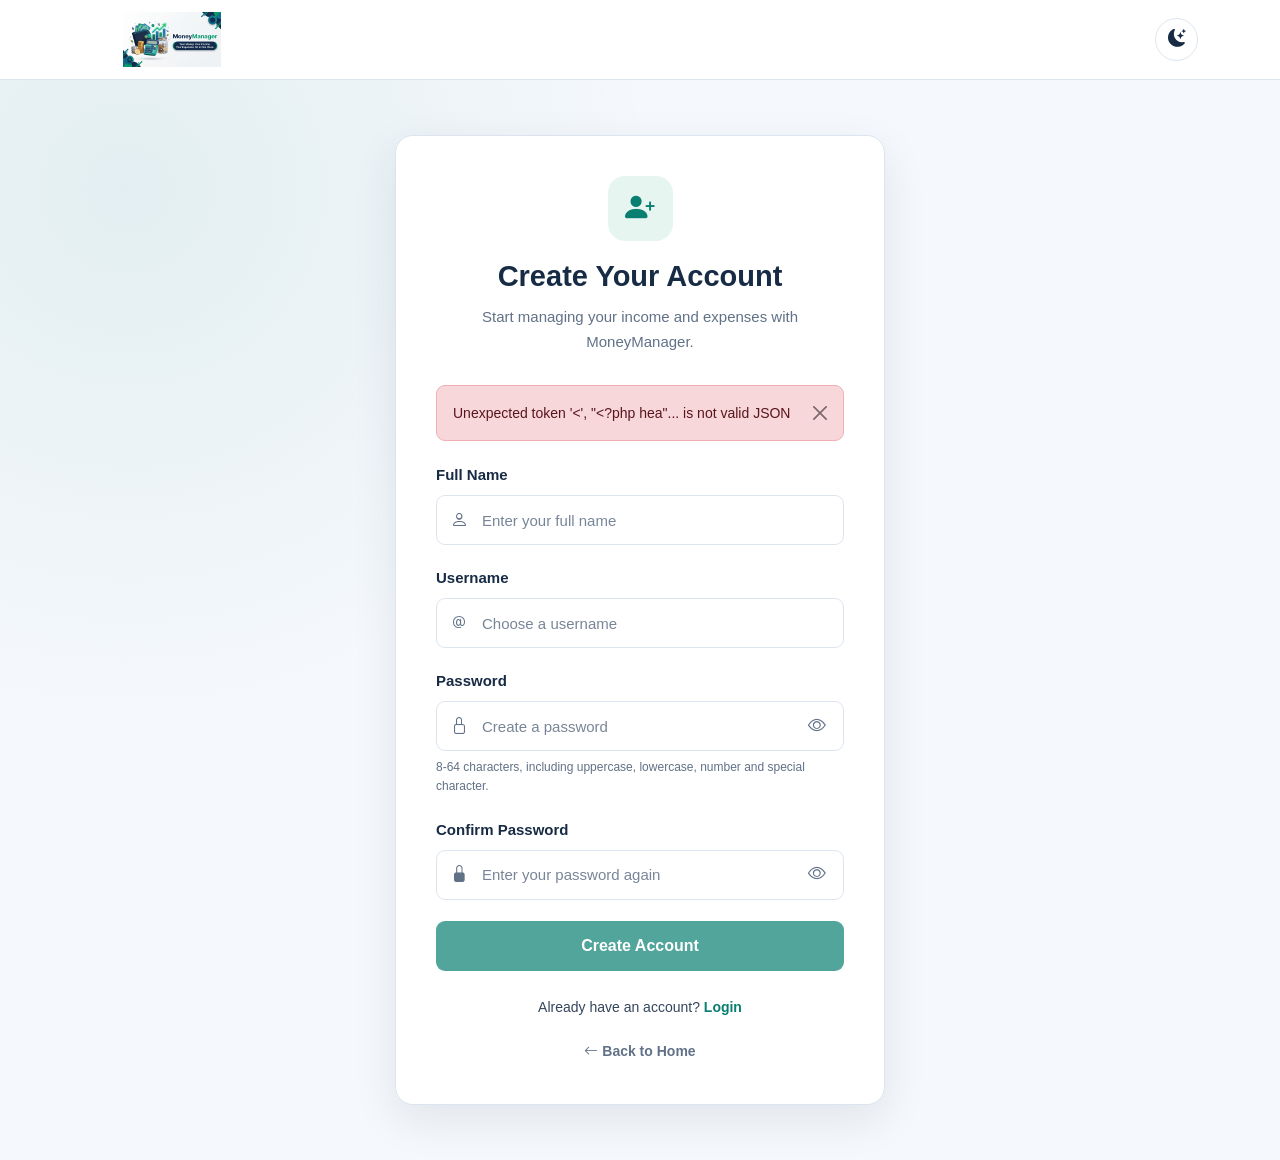
<file: frontend/signup.html>
<!DOCTYPE html>
<html lang="en" data-theme="light">

<head>
    <meta charset="UTF-8">
    <meta name="viewport" content="width=device-width, initial-scale=1.0">

    <title>Sign Up | MoneyManager</title>

    <script>
        const savedTheme = localStorage.getItem("moneyManagerTheme") || "light";
        document.documentElement.setAttribute("data-theme", savedTheme);
    </script>

    <link rel="icon" type="image/jpeg" href="images/logo-light.jpg">

    <link href="https://cdn.jsdelivr.net/npm/bootstrap@5.3.8/dist/css/bootstrap.min.css" rel="stylesheet">

    <link rel="stylesheet" href="https://cdn.jsdelivr.net/npm/bootstrap-icons@1.13.1/font/bootstrap-icons.min.css">

    <link rel="stylesheet" href="css/signup.css">
</head>

<body>

    <!-- Navbar -->
    <nav class="auth-navbar">
        <div class="container d-flex justify-content-between align-items-center">

            <a href="../index.html" class="brand-link">
                <img src="images/logo-light.jpg" alt="MoneyManager Logo"
                    class="brand-logo" id="brandLogo">
            </a>

            <button type="button" class="theme-toggle" id="themeToggle"
                aria-label="Switch theme" title="Switch theme">
                <i class="bi bi-moon-stars-fill" id="themeIcon"></i>
            </button>

        </div>
    </nav>


    <!-- Signup Section -->
    <main class="signup-section">

        <div class="container">

            <div class="signup-card">

                <!-- Signup Header -->
                <div class="signup-header">

                    <div class="signup-icon">
                        <i class="bi bi-person-plus-fill"></i>
                    </div>

                    <h1>Create Your Account</h1>

                    <p>Start managing your income and expenses with MoneyManager.</p>

                </div>


                <!-- General Alert -->
                <div id="alertMessage" class="alert d-none" role="alert"></div>


                <!-- Signup Form -->
                <form id="signupForm" novalidate>

                    <!-- Full Name -->
                    <div class="form-group">

                        <label for="fullName" class="form-label">Full Name</label>

                        <div class="input-wrapper">

                            <i class="bi bi-person input-icon"></i>

                            <input type="text" id="fullName" name="full_name"
                                class="form-control"
                                placeholder="Enter your full name"
                                maxlength="50" autocomplete="name" required>

                        </div>

                        <div class="field-error" id="fullNameError"></div>

                    </div>


                    <!-- Username -->
                    <div class="form-group">

                        <label for="username" class="form-label">Username</label>

                        <div class="input-wrapper">

                            <i class="bi bi-at input-icon"></i>

                            <input type="text" id="username" name="username"
                                class="form-control"
                                placeholder="Choose a username"
                                maxlength="30" autocomplete="username" required>

                        </div>

                        <div class="field-error" id="usernameError"></div>

                    </div>


                    <!-- Password -->
                    <div class="form-group">

                        <label for="password" class="form-label">Password</label>

                        <div class="input-wrapper">

                            <i class="bi bi-lock input-icon"></i>

                            <input type="password" id="password" name="password"
                                class="form-control"
                                placeholder="Create a password"
                                maxlength="64" autocomplete="new-password" required>

                            <button type="button" class="password-toggle"
                                data-target="password" aria-label="Show password">
                                <i class="bi bi-eye"></i>
                            </button>

                        </div>

                        <small class="input-hint">
                            8-64 characters, including uppercase, lowercase, number and special character.
                        </small>

                        <div class="field-error" id="passwordError"></div>

                    </div>


                    <!-- Confirm Password -->
                    <div class="form-group">

                        <label for="confirmPassword" class="form-label">
                            Confirm Password
                        </label>

                        <div class="input-wrapper">

                            <i class="bi bi-lock-fill input-icon"></i>

                            <input type="password" id="confirmPassword"
                                name="confirm_password" class="form-control"
                                placeholder="Enter your password again"
                                maxlength="64" autocomplete="new-password" required>

                            <button type="button" class="password-toggle"
                                data-target="confirmPassword"
                                aria-label="Show confirm password">
                                <i class="bi bi-eye"></i>
                            </button>

                        </div>

                        <div class="field-error" id="confirmPasswordError"></div>

                    </div>


                    <!-- Submit Button -->
                    <button type="submit" class="btn-signup" id="signupButton">

                        <span id="signupButtonText">Create Account</span>

                        <span id="signupSpinner"
                            class="spinner-border spinner-border-sm d-none"
                            aria-hidden="true"></span>

                    </button>

                </form>


                <!-- Login Link -->
                <div class="login-link">
                    Already have an account?
                    <a href="login.html">Login</a>
                </div>


                <!-- Back to Home -->
                <div class="back-home">

                    <a href="../index.html">
                        <i class="bi bi-arrow-left"></i>
                        Back to Home
                    </a>

                </div>

            </div>

        </div>

    </main>


    <script src="https://cdn.jsdelivr.net/npm/bootstrap@5.3.8/dist/js/bootstrap.bundle.min.js"></script>

    <script src="js/signup.js"></script>

</body>
</html>
</file>
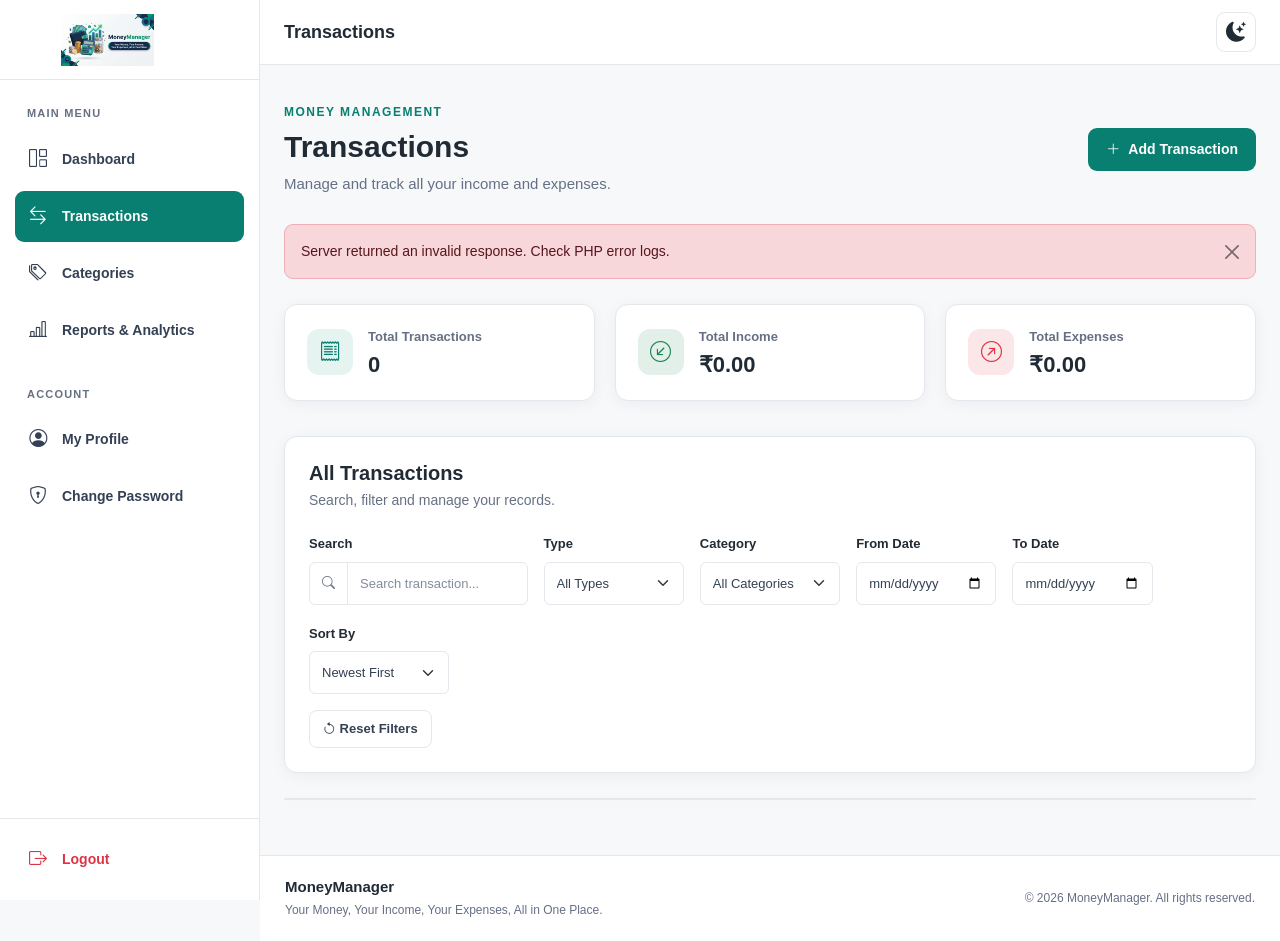
<file: frontend/transactions.html>
<!doctype html>
<html lang="en" data-theme="light">
  <head>
    <meta charset="UTF-8" />
    <meta name="viewport" content="width=device-width, initial-scale=1.0" />

    <title>Transactions | MoneyManager</title>

    <script>
      const savedTheme = localStorage.getItem("moneyManagerTheme") || "light";
      document.documentElement.setAttribute("data-theme", savedTheme);
    </script>

    <link rel="icon" type="image/jpeg" href="images/logo-light.jpg" />

    <link
      href="https://cdn.jsdelivr.net/npm/bootstrap@5.3.8/dist/css/bootstrap.min.css"
      rel="stylesheet"
    />

    <link
      href="https://cdn.jsdelivr.net/npm/bootstrap-icons@1.13.1/font/bootstrap-icons.min.css"
      rel="stylesheet"
    />

    <link rel="stylesheet" href="css/components.css" />
    <link rel="stylesheet" href="css/transactions.css" />
  </head>

  <body>
    <!-- Shared Sidebar -->
    <div id="sidebarContainer"></div>

    <!-- Main Layout -->
    <div class="dashboard-layout">
      <!-- Shared Navbar -->
      <nav class="dashboard-navbar">
        <div class="container-fluid px-4">
          <div class="d-flex align-items-center justify-content-between">
            <div class="navbar-left">
              <button
                type="button"
                class="sidebar-menu-toggle"
                id="sidebarMenuToggle"
                aria-label="Open sidebar"
              >
                <i class="bi bi-list"></i>
              </button>

              <span class="navbar-page-title"> Transactions </span>
            </div>

            <div class="navbar-actions">
              <button
                type="button"
                class="theme-toggle"
                id="themeToggle"
                aria-label="Toggle theme"
              >
                <i class="bi bi-moon-stars-fill" id="themeIcon"></i>
              </button>
            </div>
          </div>
        </div>
      </nav>

      <!-- Main Content -->
      <main class="transactions-main">
        <div class="container-fluid px-4">
          <!-- Page Heading -->
          <section class="page-heading">
            <div>
              <p class="page-label">MONEY MANAGEMENT</p>

              <h1>Transactions</h1>

              <p class="page-description">
                Manage and track all your income and expenses.
              </p>
            </div>

            <button
              type="button"
              class="btn add-transaction-btn"
              id="addTransactionButton"
            >
              <i class="bi bi-plus-lg"></i>
              Add Transaction
            </button>
          </section>

          <!-- General Alert -->
          <div
            id="alertMessage"
            class="alert d-none"
            role="alert"
            aria-live="polite"
          ></div>

          <!-- Transaction Summary -->
          <section class="transaction-summary">
            <div class="summary-box">
              <div class="summary-icon">
                <i class="bi bi-receipt"></i>
              </div>

              <div>
                <p>Total Transactions</p>
                <h3 id="totalTransactions">0</h3>
              </div>
            </div>

            <div class="summary-box">
              <div class="summary-icon income-summary-icon">
                <i class="bi bi-arrow-down-left-circle"></i>
              </div>

              <div>
                <p>Total Income</p>
                <h3 id="filteredIncome">₹0.00</h3>
              </div>
            </div>

            <div class="summary-box">
              <div class="summary-icon expense-summary-icon">
                <i class="bi bi-arrow-up-right-circle"></i>
              </div>

              <div>
                <p>Total Expenses</p>
                <h3 id="filteredExpenses">₹0.00</h3>
              </div>
            </div>
          </section>

          <!-- Filters -->
          <section class="filter-section">
            <div class="filter-heading">
              <div>
                <h2>All Transactions</h2>
                <p>Search, filter and manage your records.</p>
              </div>
            </div>

            <div class="row g-3">
              <!-- Search -->
              <div class="col-12 col-md-6 col-xl-3">
                <label for="searchInput" class="form-label"> Search </label>

                <div class="input-group">
                  <span class="input-group-text">
                    <i class="bi bi-search"></i>
                  </span>

                  <input
                    type="search"
                    class="form-control"
                    id="searchInput"
                    placeholder="Search transaction..."
                    maxlength="100"
                  />
                </div>
              </div>

              <!-- Type Filter -->
              <div class="col-12 col-md-6 col-xl-2">
                <label for="typeFilter" class="form-label"> Type </label>

                <select class="form-select" id="typeFilter">
                  <option value="">All Types</option>
                  <option value="income">Income</option>
                  <option value="expense">Expense</option>
                </select>
              </div>

              <!-- Category Filter -->
              <div class="col-12 col-md-6 col-xl-2">
                <label for="categoryFilter" class="form-label">
                  Category
                </label>

                <select class="form-select" id="categoryFilter">
                  <option value="">All Categories</option>
                </select>
              </div>

              <!-- Start Date -->
              <div class="col-12 col-md-6 col-xl-2">
                <label for="startDate" class="form-label"> From Date </label>
                <input type="date" class="form-control" id="startDate" />
              </div>

              <!-- End Date -->
              <div class="col-12 col-md-6 col-xl-2">
                <label for="endDate" class="form-label"> To Date </label>
                <input type="date" class="form-control" id="endDate" />
              </div>

              <!-- Sort -->
              <div class="col-12 col-md-6 col-xl-2">
                <label for="sortFilter" class="form-label"> Sort By </label>

                <select class="form-select" id="sortFilter">
                  <option value="newest">Newest First</option>
                  <option value="oldest">Oldest First</option>
                  <option value="highest">Highest Amount</option>
                  <option value="lowest">Lowest Amount</option>
                </select>
              </div>

              <!-- Reset -->
              <div class="col-12">
                <button
                  type="button"
                  class="btn reset-filter-btn"
                  id="resetFiltersButton"
                >
                  <i class="bi bi-arrow-counterclockwise"></i>
                  Reset Filters
                </button>
              </div>
            </div>
          </section>

          <!-- Transactions Table -->
          <section class="transactions-table-section">
            <div id="transactionsLoading" class="loading-state">
              <div class="spinner-border" role="status">
                <span class="visually-hidden"> Loading... </span>
              </div>

              <p>Loading transactions...</p>
            </div>

            <div id="emptyTransactions" class="empty-state d-none">
              <i class="bi bi-inbox"></i>
              <h3>No Transactions Found</h3>
              <p>Add a transaction or change your search filters.</p>
            </div>

            <div
              class="table-responsive d-none"
              id="transactionsTableContainer"
            >
              <table class="table transactions-table">
                <thead>
                  <tr>
                    <th>Title</th>
                    <th>Category</th>
                    <th>Type</th>
                    <th>Date</th>
                    <th class="text-end">Amount</th>
                    <th class="text-center">Actions</th>
                  </tr>
                </thead>

                <tbody id="transactionsTableBody"></tbody>
              </table>
            </div>

            <!-- Pagination -->
            <div class="pagination-container d-none" id="paginationContainer">
              <p id="paginationInfo"></p>

              <div class="pagination-buttons">
                <button
                  type="button"
                  class="btn pagination-btn"
                  id="previousPageButton"
                >
                  <i class="bi bi-chevron-left"></i>
                  Previous
                </button>

                <span id="currentPageNumber">1 / 1</span>

                <button
                  type="button"
                  class="btn pagination-btn"
                  id="nextPageButton"
                >
                  Next
                  <i class="bi bi-chevron-right"></i>
                </button>
              </div>
            </div>
          </section>
        </div>
      </main>

      <!-- Shared Footer -->
      <div id="footerContainer"></div>
    </div>

    <!-- Add/Edit Transaction Modal -->
    <div
      class="modal fade"
      id="transactionModal"
      tabindex="-1"
      aria-labelledby="transactionModalTitle"
      aria-hidden="true"
    >
      <div class="modal-dialog modal-dialog-centered">
        <div class="modal-content transaction-modal-content">
          <div class="modal-header">
            <div>
              <h5 class="modal-title" id="transactionModalTitle">
                Add Transaction
              </h5>

              <p class="modal-subtitle">Enter your transaction details.</p>
            </div>

            <button
              type="button"
              class="btn-close"
              data-bs-dismiss="modal"
              aria-label="Close"
            ></button>
          </div>

          <form id="transactionForm" novalidate>
            <div class="modal-body">
              <div
                id="formAlertMessage"
                class="alert d-none"
                role="alert"
              ></div>

              <!-- Title -->
              <div class="mb-3">
                <label for="transactionTitle" class="form-label">
                  Transaction Title
                </label>

                <input
                  type="text"
                  class="form-control"
                  id="transactionTitle"
                  maxlength="100"
                  placeholder="e.g. Monthly Salary"
                />

                <div class="field-error-container" id="titleError"></div>
              </div>

              <!-- Type -->
              <div class="mb-3">
                <label for="transactionType" class="form-label">
                  Transaction Type
                </label>

                <select class="form-select" id="transactionType">
                  <option value="">Select Type</option>
                  <option value="income">Income</option>
                  <option value="expense">Expense</option>
                </select>

                <div class="field-error-container" id="typeError"></div>
              </div>

              <!-- Category -->
              <div class="mb-3">
                <label for="transactionCategory" class="form-label">
                  Category
                </label>

                <select class="form-select" id="transactionCategory" disabled>
                  <option value="">Select Category</option>
                </select>

                <div class="field-error-container" id="categoryError"></div>
              </div>

              <!-- Amount -->
              <div class="mb-3">
                <label for="transactionAmount" class="form-label">
                  Amount (₹)
                </label>

                <input
                  type="number"
                  class="form-control"
                  id="transactionAmount"
                  min="0.01"
                  max="9999999999.99"
                  step="0.01"
                  placeholder="Enter amount"
                />

                <div class="field-error-container" id="amountError"></div>
              </div>

              <!-- Date -->
              <div class="mb-3">
                <label for="transactionDate" class="form-label">
                  Transaction Date
                </label>

                <input
                  type="date"
                  class="form-control"
                  id="transactionDate"
                />

                <div class="date-error-message" id="dateError"></div>
              </div>

              <!-- Description -->
              <div class="mb-3">
                <label for="transactionDescription" class="form-label">
                  Description (Optional)
                </label>

                <textarea
                  class="form-control"
                  id="transactionDescription"
                  rows="3"
                  maxlength="500"
                  placeholder="Add additional details..."
                ></textarea>

                <div class="field-error-container" id="descriptionError"></div>
              </div>
            </div>

            <div class="modal-footer">
              <button
                type="button"
                class="btn cancel-btn"
                data-bs-dismiss="modal"
              >
                Cancel
              </button>

              <button
                type="submit"
                class="btn save-transaction-btn"
                id="saveTransactionButton"
              >
                Save Transaction
              </button>
            </div>
          </form>
        </div>
      </div>
    </div>

    <!-- Delete Confirmation Modal -->
    <div
      class="modal fade"
      id="deleteTransactionModal"
      tabindex="-1"
      aria-labelledby="deleteModalTitle"
      aria-hidden="true"
    >
      <div class="modal-dialog modal-dialog-centered">
        <div class="modal-content transaction-modal-content">
          <div class="modal-header">
            <h5 class="modal-title" id="deleteModalTitle">
              Delete Transaction
            </h5>

            <button
              type="button"
              class="btn-close"
              data-bs-dismiss="modal"
              aria-label="Close"
            ></button>
          </div>

          <div class="modal-body">
            Are you sure you want to delete this transaction?

            <p class="delete-warning">This action cannot be undone.</p>
          </div>

          <div class="modal-footer">
            <button
              type="button"
              class="btn cancel-btn"
              data-bs-dismiss="modal"
            >
              Cancel
            </button>

            <button
              type="button"
              class="btn btn-danger"
              id="confirmDeleteButton"
            >
              Delete
            </button>
          </div>
        </div>
      </div>
    </div>

    <!-- Bootstrap JS -->
    <script src="https://cdn.jsdelivr.net/npm/bootstrap@5.3.8/dist/js/bootstrap.bundle.min.js"></script>

    <!-- Shared Components JS -->
    <script src="js/components.js"></script>

    <!-- Transactions JS -->
    <script src="js/transactions.js"></script>
  </body>
</html>
</file>
<file: frontend/css/index.css>
/* =====================================
   MoneyManager Landing Page
   Light Mode and Dark Mode
===================================== */

:root {
    color-scheme: light;

    --primary: #087f70;
    --primary-hover: #06695d;
    --primary-soft: #e7f5f1;

    --body-bg: #ffffff;
    --section-bg: #f5f8fc;
    --card-bg: #ffffff;

    --heading: #172b45;
    --text: #34465c;
    --muted: #617187;

    --border: #e0e7ef;
    --navbar-bg: rgba(255, 255, 255, 0.96);

    --shadow: 0 12px 35px rgba(25, 45, 70, 0.08);
}

[data-theme="dark"] {
    color-scheme: dark;

    --primary: #42d6b0;
    --primary-hover: #65e5c2;
    --primary-soft: #173b3b;

    --body-bg: #101b2a;
    --section-bg: #162438;
    --card-bg: #1d2d42;

    --heading: #f1f5fb;
    --text: #dce5ef;
    --muted: #b3c0d0;

    --border: #34465c;
    --navbar-bg: rgba(16, 27, 42, 0.97);

    --shadow: 0 12px 35px rgba(0, 0, 0, 0.25);
}


/* General */

* {
    margin: 0;
    padding: 0;
    box-sizing: border-box;
}

html {
    scroll-behavior: smooth;
    scroll-padding-top: 90px;
}

body {
    font-family: Inter, "Segoe UI", Arial, sans-serif;
    font-size: 16px;
    line-height: 1.6;
    background: var(--body-bg);
    color: var(--text);
    overflow-x: hidden;
    transition: background-color 0.25s ease, color 0.25s ease;
}

a {
    text-decoration: none;
}

button,
a {
    -webkit-tap-highlight-color: transparent;
}

.section-padding {
    padding: 100px 0;
}


/* Navbar */

.navbar {
    background: var(--navbar-bg);
    backdrop-filter: blur(14px);
    border-bottom: 1px solid var(--border);
    padding: 12px 0;
    transition: background-color 0.25s ease;
}

.brand-logo {
    width: 180px;
    height: 55px;
    object-fit: contain;
}

.navbar-nav {
    gap: 9px;
}

.nav-link {
    color: var(--heading);
    font-size: 23px;
    font-weight: 600;
    padding: 9px 10px !important;
    transition: color 0.2s ease;
}

.nav-link:hover,
.nav-link:focus {
    color: var(--primary);
}

.navbar-toggler {
    border: 1px solid var(--border);
    color: var(--heading);
    font-size: 24px;
}

.navbar-toggler:focus {
    box-shadow: none;
}

.navbar-actions {
    display: flex;
    align-items: center;
    gap: 12px;
}

.theme-toggle {
    width: 42px;
    height: 42px;
    border: 1px solid var(--border);
    border-radius: 50%;
    background: var(--card-bg);
    color: var(--heading);
    cursor: pointer;
    font-size: 17px;
    transition: 0.2s ease;
}

.theme-toggle:hover {
    border-color: var(--primary);
    color: var(--primary);
    transform: rotate(12deg);
}

.theme-toggle:focus-visible {
    outline: 3px solid var(--primary);
    outline-offset: 3px;
}

.btn-login {
    color: var(--heading);
    font-weight: 700;
    padding: 10px 17px;
}

.btn-login:hover {
    color: var(--primary);
}

.btn-signup {
    background: var(--primary);
    color: #ffffff;
    padding: 10px 20px;
    border-radius: 8px;
    font-weight: 700;
    transition: 0.2s ease;
}

.btn-signup:hover {
    background: var(--primary-hover);
    color: #ffffff;
    transform: translateY(-2px);
}


/* Hero Section */

.hero-section {
    min-height: 700px;
    padding: 165px 0 100px;
    background:
        radial-gradient(
            circle at 90% 10%,
            rgba(8, 127, 112, 0.10),
            transparent 32%
        ),
        var(--body-bg);
}

[data-theme="dark"] .hero-section {
    background:
        radial-gradient(
            circle at 90% 10%,
            rgba(66, 214, 176, 0.12),
            transparent 32%
        ),
        var(--body-bg);
}

.hero-label {
    display: inline-flex;
    align-items: center;
    gap: 9px;
    color: var(--primary);
    background: var(--primary-soft);
    padding: 9px 16px;
    border-radius: 30px;
    font-size: 13px;
    font-weight: 700;
    margin-bottom: 25px;
}

.hero-content h1 {
    color: var(--heading);
    font-size: clamp(38px, 5vw, 58px);
    line-height: 1.18;
    font-weight: 800;
    letter-spacing: -1.5px;
    margin-bottom: 22px;
}

.hero-content h1 span {
    display: block;
    color: var(--primary);
}

.hero-tagline {
    color: var(--heading);
    font-size: 19px;
    font-weight: 700;
    line-height: 1.6;
    margin-bottom: 15px;
}

.hero-description {
    color: var(--heading);
    font-size: 20px;
    line-height: 1.85;
    max-width: 560px;
    text-align: justify;
}

.hero-buttons {
    display: flex;
    flex-wrap: wrap;
    gap: 14px;
    margin-top: 30px;
}

.btn-primary-custom {
    background: var(--primary);
    color: #ffffff;
    padding: 14px 23px;
    border-radius: 8px;
    font-weight: 700;
    transition: 0.2s ease;
}

.btn-primary-custom:hover {
    background: var(--primary-hover);
    color: #ffffff;
    transform: translateY(-2px);
}

.btn-outline-custom {
    border: 1px solid var(--border);
    color: var(--heading);
    padding: 14px 23px;
    border-radius: 8px;
    font-weight: 700;
    transition: 0.2s ease;
}

.btn-outline-custom:hover {
    border-color: var(--primary);
    color: var(--primary);
}

.hero-note {
    margin-top: 25px;
    color: var(--muted);
    font-size: 13px;
}

.hero-note i {
    color: var(--primary);
    margin-right: 6px;
}


/* Hero Logo */

.hero-logo-container {
    position: relative;
    max-width: 460px;
    margin: 20px auto;
    padding: 30px;
}

.hero-logo-card {
    position: relative;
    z-index: 2;
    background: var(--card-bg);
    border: 1px solid var(--border);
    border-radius: 22px;
    padding: 38px 25px;
    text-align: center;
    box-shadow: var(--shadow);
}

.hero-logo {
    width: 100%;
    max-width: 350px;
    height: auto;
    max-height: 250px;
    object-fit: contain;
    border-radius: 12px;
}

.hero-logo-divider {
    width: 65px;
    height: 3px;
    background: var(--primary);
    margin: 28px auto 20px;
    border-radius: 5px;
}

.hero-logo-card > p {
    color: var(--heading);
    font-size: 17px;
    font-weight: 700;
    line-height: 1.7;
    margin-bottom: 22px;
}

.hero-logo-caption {
    color: var(--muted);
    font-size: 13px;
}

.hero-logo-caption i {
    color: var(--primary);
    margin-right: 5px;
}

.floating-icon {
    position: absolute;
    display: flex;
    justify-content: center;
    align-items: center;
    width: 55px;
    height: 55px;
    background: var(--card-bg);
    border: 1px solid var(--border);
    border-radius: 15px;
    box-shadow: var(--shadow);
    color: var(--primary);
    font-size: 25px;
    z-index: 3;
}

.floating-one {
    top: 0;
    right: 0;
}

.floating-two {
    bottom: 0;
    left: 0;
}


/* Section Headings */

.section-heading {
    text-align: center;
    max-width: 720px;
    margin: 0 auto 55px;
}

.section-label {
    color: var(--primary);
    font-size: 30px;
    font-weight: 800;
    letter-spacing: 1.5px;
}

.section-heading h2,
.benefits-heading {
    color: var(--heading);
    font-size: clamp(28px, 4vw, 40px);
    font-weight: 800;
    margin: 15px 0;
    letter-spacing: -0.5px;
}

.section-heading h2 span,
.benefits-heading span {
    color: var(--primary);
}

.section-heading p {
    color: var(--heading);
    line-height: 1.8;
    font-size: 21px;
    text-align: center;
}


/* About Section */

.about-section {
    background: var(--section-bg);
}

.about-content {
    max-width: 850px;
    margin: auto;
    display: flex;
    align-items: flex-start;
    gap: 25px;
    padding: 32px;
    border-radius: 15px;
    background: var(--card-bg);
    border: 1px solid var(--border);
    box-shadow: var(--shadow);
}

.about-icon {
    min-width: 65px;
    height: 65px;
    background: var(--primary-soft);
    color: var(--primary);
    display: flex;
    align-items: center;
    justify-content: center;
    border-radius: 15px;
    font-size: 30px;
}

.about-content h3 {
    color: var(--heading);
    font-size: 24px;
    font-weight: 700;
    margin-bottom: 12px;
}

.about-content p {
    color: var(--heading);
    line-height: 1.85;
    margin-bottom: 0;
    text-align: justify;
    font-size: 20px;
}


/* Features Section */

.features-section {
    background: var(--body-bg);
}

.feature-card {
    height: 100%;
    padding: 30px;
    background: var(--card-bg);
    border: 1px solid var(--border);
    border-radius: 14px;
    transition: 0.25s ease;
}

.feature-card:hover {
    transform: translateY(-6px);
    border-color: var(--primary);
    box-shadow: var(--shadow);
}

.feature-icon {
    display: flex;
    justify-content: center;
    align-items: center;
    width: 55px;
    height: 55px;
    border-radius: 13px;
    font-size: 24px;
    margin-bottom: 22px;
    margin-left: auto;
    margin-right: auto;
}

.icon-blue {
    color: #3984df;
    background: #eaf2ff;
}

.icon-green {
    color: #087f70;
    background: #e7f5f1;
}

.icon-purple {
    color: #8054c8;
    background: #f0eaff;
}

.icon-orange {
    color: #b75d12;
    background: #fff0df;
}

.icon-pink {
    color: #bd3f7b;
    background: #ffeaf3;
}

.icon-teal {
    color: #087f86;
    background: #e4f7f7;
}

.feature-card h4 {
    color: var(--heading);
    font-size: 22px;
    font-weight: 700;
    margin-bottom: 12px;
    text-align: center;
}

.feature-card p {
    color: var(--heading);
    font-size: 20px;
    line-height: 1.85;
    margin-bottom: 0;
    text-align: justify;
}


/* How It Works */

.how-section {
    background: var(--section-bg);
}

.step-card {
    position: relative;
    height: 100%;
    text-align: center;
    padding: 35px 25px;
    border-radius: 15px;
    background: var(--card-bg);
    border: 1px solid var(--border);
}

.step-number {
    position: absolute;
    top: 15px;
    right: 20px;
    color: var(--primary);
    font-size: 22px;
    font-weight: 800;
    opacity: 0.8;
}

.step-icon {
    width: 65px;
    height: 65px;
    margin: 10px auto 20px;
    display: flex;
    align-items: center;
    justify-content: center;
    background: var(--primary-soft);
    color: var(--primary);
    border-radius: 50%;
    font-size: 27px;
}

.step-card h4 {
    color: var(--heading);
    font-size: 24px;
    font-weight: 700;
    margin-bottom: 12px;
}

.step-card p {
    color: var(--heading);
    font-size: 20px;
    line-height: 1.8;
    margin-bottom: 0;
    text-align: justify;
}


/* Benefits */

.benefits-section {
    background: var(--body-bg);
}

.benefits-heading {
    margin-top: 15px;
    text-align: justify;
    font-size: 40px;
}

.benefits-description {
    color: var(--heading);
    line-height: 1.85;
    text-align: justify;
    font-size: 23px;
}

.benefit-list {
    background: var(--card-bg);
    border: 1px solid var(--border);
    padding: 30px;
    border-radius: 15px;
}

.benefit-item {
    display: flex;
    align-items: center;
    gap: 14px;
    padding: 15px 0;
    border-bottom: 1px solid var(--border);
    color: var(--text);
    font-size: 20px;
}

.benefit-item:last-child {
    border-bottom: none;
}

.benefit-item i {
    color: var(--primary);
    font-size: 19px;
}


/* FAQ */

.faq-section {
    background: var(--section-bg);
}

.faq-container {
    max-width: 800px;
    margin: auto;
}

.faq-item {
    background: var(--card-bg);
    border: 1px solid var(--border);
    border-radius: 10px;
    padding: 20px 24px;
    margin-bottom: 15px;
}

.faq-item summary {
    color: var(--heading);
    font-size: 23px;
    font-weight: 700;
    cursor: pointer;
    list-style: none;
    display: flex;
    justify-content: space-between;
    align-items: center;
    gap: 15px;
}

.faq-item summary::-webkit-details-marker {
    display: none;
}

.faq-item summary i {
    color: var(--primary);
    transition: transform 0.2s ease;
}

.faq-item[open] summary i {
    transform: rotate(45deg);
}

.faq-item p {
    color: var(--heading);
    line-height: 1.85;
    font-size: 20px;
    margin: 15px 0 0;
    text-align: justify;
}


/* CTA */

.cta-section {
    padding: 90px 0;
    background: #087f70;
    text-align: center;
}

[data-theme="dark"] .cta-section {
    background: #145c53;
}

.cta-content {
    max-width: 750px;
    margin: auto;
}

.cta-content .section-label {
    color: #d6fff3;
}

.cta-content h2 {
    color: #ffffff;
    font-size: clamp(28px, 4vw, 42px);
    font-weight: 800;
    margin: 20px 0;
}

.cta-content p {
    color: #e5fff7;
    line-height: 1.2;
    font-size: 25px;
    text-align: center;
}

.btn-cta {
    background: #ffffff;
    color: #075d52;
    font-weight: 700;
    padding: 14px 25px;
    border-radius: 8px;
    margin-top: 15px;
}

.btn-cta:hover {
    background: #e7f5f1;
    color: #075d52;
    transform: translateY(-2px);
}


/* Footer */

.footer {
    background: #122238;
    padding: 65px 0 20px;
    color: #ffffff;
}

.footer-brand img {
    width: 190px;
    height: 65px;
    object-fit: contain;
}

.footer-description {
    color: #d0dae7;
    line-height: 1.8;
    font-size: 14px;
    margin-top: 15px;
    max-width: 320px;
}

.footer h5 {
    color: #ffffff;
    font-size: 16px;
    font-weight: 700;
    margin-bottom: 20px;
}

.footer-links {
    list-style: none;
    padding: 0;
}

.footer-links li {
    margin-bottom: 13px;
}

.footer-links a {
    color: #d0dae7;
    font-size: 20px;
    transition: 0.2s ease;
}

.footer-links a:hover {
    color: #42d6b0;
}

.footer-divider {
    border-color: #52647b;
    margin: 35px 0 20px;
}

.footer-bottom {
    display: flex;
    justify-content: space-between;
    gap: 15px;
    flex-wrap: wrap;
}

.footer-bottom p {
    color: #d0dae7;
    font-size: 18px;
    margin: 0;
}


/* Responsive Design */

@media (max-width: 991px) {

    .navbar-collapse {
        display: none;
        width: 100%;
        padding: 20px 0;
    }

    .navbar-collapse.show {
        display: block;
    }

    .navbar-nav {
        gap: 5px;
    }

    .navbar-actions {
        margin-top: 15px;
        flex-wrap: wrap;
    }

    .hero-section {
        padding-top: 140px;
    }

    .hero-logo-container {
        margin-top: 45px;
    }

}

@media (max-width: 767px) {

    .section-padding {
        padding: 70px 0;
    }

    .hero-section {
        padding: 130px 0 70px;
    }

    .hero-content h1 {
        font-size: 39px;
    }

    .hero-tagline {
        font-size: 17px;
    }

    .hero-logo-container {
        padding: 20px;
    }

    .hero-logo-card {
        padding: 30px 18px;
    }

    .about-content {
        flex-direction: column;
        padding: 25px;
    }

    .footer-bottom {
        flex-direction: column;
    }

}

@media (max-width: 480px) {

    .brand-logo {
        width: 150px;
        height: 48px;
    }

    .hero-content h1 {
        font-size: 34px;
    }

    .hero-buttons {
        flex-direction: column;
    }

    .hero-buttons .btn {
        width: 100%;
        text-align: center;
    }

    .hero-logo-container {
        padding: 15px;
    }

    .hero-logo {
        max-height: 200px;
    }

    .faq-item {
        padding: 17px;
    }

}
</file>
<file: frontend/css/components.css>
/* =====================================
   SHARED THEME VARIABLES
===================================== */

:root,
[data-theme="light"] {

    --primary: #087f70;
    --primary-hover: #06695d;
    --primary-soft: #e6f4f1;

    --body-bg: #f6f8fa;
    --card-bg: #ffffff;

    --heading: #202b35;
    --text: #344054;
    --muted: #667085;

    --border: #e4e7ec;

    --income: #198754;
    --expense: #dc3545;

    --shadow: 0 3px 15px rgba(16, 24, 40, 0.05);

}


[data-theme="dark"] {

    --primary: #20b99f;
    --primary-hover: #159b85;
    --primary-soft: #173d39;

    --body-bg: #111827;
    --card-bg: #1f2937;

    --heading: #f9fafb;
    --text: #e5e7eb;
    --muted: #9ca3af;

    --border: #374151;

    --income: #34d399;
    --expense: #fb7185;

    --shadow: 0 3px 15px rgba(0, 0, 0, 0.15);

}


/* =====================================
   GLOBAL APP LAYOUT
===================================== */

* {
    box-sizing: border-box;
}

html,
body {
    min-height: 100%;
}

body {
    margin: 0;
    background: var(--body-bg);
    color: var(--text);
    font-family: Arial, Helvetica, sans-serif;
}


/*
   Desktop sidebar occupies 260px.
   Main content starts after the sidebar.
*/

.dashboard-layout {

    min-height: 100vh;

    width: calc(100% - 260px);

    margin-left: 260px;

    display: flex;

    flex-direction: column;

    background: var(--body-bg);

}


/* =====================================
   SHARED NAVBAR
===================================== */

.dashboard-navbar {

    position: sticky;

    top: 0;

    z-index: 1000;

    width: 100%;

    min-height: 65px;

    display: flex;

    align-items: center;

    background: var(--card-bg);

    border-bottom: 1px solid var(--border);

}


.dashboard-navbar .container-fluid {
    width: 100%;
}


.navbar-left,
.navbar-actions {

    display: flex;

    align-items: center;

    gap: 15px;

}


.navbar-page-title {

    color: var(--heading);

    font-size: 18px;

    font-weight: 700;

}


.sidebar-menu-toggle,
.theme-toggle {

    width: 40px;

    height: 40px;

    display: inline-flex;

    align-items: center;

    justify-content: center;

    border: 1px solid var(--border);

    border-radius: 9px;

    background: var(--card-bg);

    color: var(--heading);

    font-size: 20px;

    cursor: pointer;

    transition: 0.2s ease;

}


.sidebar-menu-toggle:hover,
.theme-toggle:hover {

    border-color: var(--primary);

    color: var(--primary);

}


/* Desktop does not need hamburger */

.sidebar-menu-toggle {
    display: none;
}


/* =====================================
   SIDEBAR
===================================== */

.app-sidebar {

    position: fixed;

    top: 0;
    left: 0;

    width: 260px;
    height: 100vh;

    display: flex;
    flex-direction: column;

    background: var(--card-bg);

    border-right: 1px solid var(--border);

    z-index: 1100;

    transition: transform 0.3s ease;

    overflow: hidden;

}


/* Sidebar Header */

.sidebar-header {

    min-height: 80px;

    display: flex;
    align-items: center;
    justify-content: space-between;

    padding: 12px 20px;

    border-bottom: 1px solid var(--border);

}


.sidebar-brand {

    display: inline-flex;
    align-items: center;

}


.sidebar-logo {

    display: block;

    width: 175px;
    height: 52px;

    object-fit: contain;

}


.sidebar-close {

    display: none;

    border: none;

    background: transparent;

    color: var(--heading);

    font-size: 20px;

    cursor: pointer;

}


/* Sidebar Navigation */

.sidebar-navigation {

    flex: 1;

    min-height: 0;

    overflow-y: auto;

    padding: 25px 15px;

}


.sidebar-menu-group {

    margin-bottom: 30px;

}


.sidebar-section-title {

    padding: 0 12px;

    margin-bottom: 12px;

    color: var(--muted);

    font-size: 11px;

    font-weight: 800;

    letter-spacing: 1.2px;

}


/* Sidebar Links */

.sidebar-link {

    display: flex;

    align-items: center;

    gap: 13px;

    padding: 12px 14px;

    margin-bottom: 6px;

    border-radius: 9px;

    color: var(--text);

    font-size: 14px;

    font-weight: 600;

    text-decoration: none;

    transition: 0.2s ease;

}


.sidebar-link i {

    width: 20px;

    font-size: 18px;

    flex-shrink: 0;

}


.sidebar-link:hover {

    background: var(--primary-soft);

    color: var(--primary);

}


/* Active Sidebar Link */

.sidebar-link.active {

    background: var(--primary);

    color: #ffffff;

}


/* Sidebar Bottom */

.sidebar-bottom {

    flex-shrink: 0;

    padding: 15px;

    border-top: 1px solid var(--border);

}
.sidebar-logout {
    width: 100%;
    display: flex;
    align-items: center;
    gap: 13px;
    padding: 12px 14px;
    border: none;
    border-radius: 9px;
    background: transparent;
    color: #dc3545;
    font-size: 14px;
    font-weight: 600;
    text-align: left;
    cursor: pointer;
    transition: 0.2s ease;
}

.sidebar-logout:hover {
    background: rgba(220, 53, 69, 0.10);
}

.sidebar-logout i {
    width: 20px;
    font-size: 18px;
}

.sidebar-logout:disabled {
    opacity: 0.6;
    cursor: not-allowed;
}

/* SIDEBAR OVERLAY */
.sidebar-overlay {
    display: none;
    position: fixed;
    inset: 0;
    background: rgba(0, 0, 0, 0.45);
    z-index: 1050;
}

/* FOOTER */
.app-footer {
    width: 100%;
    margin-top: auto;
    padding: 22px 25px;
    background: var(--card-bg);
    border-top: 1px solid var(--border);
}

.footer-content {
    display: flex;
    align-items: center;
    justify-content: space-between;
    flex-wrap: wrap;
    gap: 15px;
}

.footer-brand h5 {
    color: var(--heading);
    font-size: 15px;
    font-weight: 800;
    margin-bottom: 5px;
}

.footer-brand p {
    color: var(--muted);
    font-size: 12px;
    margin-bottom: 0;
}

.footer-copyright p {
    color: var(--muted);
    font-size: 12px;
    margin-bottom: 0;
}

/* MOBILE RESPONSIVENESS */
@media (max-width: 991px) {
    .dashboard-layout {
        width: 100%;
        margin-left: 0;
    }

    .sidebar-menu-toggle {
        display: inline-flex;
    }

    .app-sidebar {
        transform: translateX(-100%);
    }

    .app-sidebar.sidebar-open {
        transform: translateX(0);
    }

    .sidebar-close {
        display: flex;
        align-items: center;
        justify-content: center;
    }

    .sidebar-overlay.sidebar-overlay-visible {
        display: block;
    }
}

@media (max-width: 575px) {
    .app-sidebar {
        width: 280px;
        max-width: 85vw;
    }

    .footer-content {
        flex-direction: column;
        align-items: flex-start;
    }

    .app-footer {
        padding: 20px 16px;
    }
}
</file>
<file: frontend/css/categories.css>
.categories-main {
    flex: 1;
    width: 100%;
    padding: 38px 0 55px;
}

.page-heading {
    display: flex;
    align-items: center;
    justify-content: space-between;
    flex-wrap: wrap;
    gap: 20px;
    margin-bottom: 28px;
}

.page-label {
    color: var(--primary);
    font-size: 12px;
    font-weight: 800;
    letter-spacing: 1.5px;
    margin-bottom: 8px;
}

.page-heading h1 {
    color: var(--heading);
    font-size: 30px;
    font-weight: 800;
    margin-bottom: 8px;
}

.page-description {
    color: var(--muted);
    font-size: 15px;
    margin-bottom: 0;
}

.add-category-btn,
.save-category-btn {
    display: inline-flex;
    align-items: center;
    justify-content: center;
    gap: 8px;
    padding: 11px 18px;
    border: none;
    border-radius: 9px;
    background: var(--primary);
    color: #fff;
    font-size: 14px;
    font-weight: 700;
}

.add-category-btn:hover,
.save-category-btn:hover {
    background: var(--primary-hover);
    color: #fff;
}

.category-summary {
    display: grid;
    grid-template-columns: repeat(3, minmax(0, 1fr));
    gap: 20px;
    margin-bottom: 30px;
}

.summary-box {
    min-width: 0;
    display: flex;
    align-items: center;
    gap: 15px;
    padding: 22px;
    border: 1px solid var(--border);
    border-radius: 13px;
    background: var(--card-bg);
    box-shadow: var(--shadow);
}

.summary-icon {
    width: 46px;
    height: 46px;
    flex-shrink: 0;
    display: flex;
    align-items: center;
    justify-content: center;
    border-radius: 12px;
    background: var(--primary-soft);
    color: var(--primary);
    font-size: 21px;
}

.income-icon {
    color: var(--income);
    background: rgba(25, 135, 84, 0.12);
}

.expense-icon {
    color: var(--expense);
    background: rgba(220, 53, 69, 0.12);
}

.summary-box p {
    color: var(--muted);
    font-size: 13px;
    font-weight: 600;
    margin-bottom: 6px;
}

.summary-box h3 {
    color: var(--heading);
    font-size: 22px;
    font-weight: 800;
    margin-bottom: 0;
}

.category-filter-section {
    padding: 24px;
    margin-bottom: 25px;
    border: 1px solid var(--border);
    border-radius: 13px;
    background: var(--card-bg);
    box-shadow: var(--shadow);
}

.filter-heading {
    margin-bottom: 20px;
}

.filter-heading h2 {
    color: var(--heading);
    font-size: 20px;
    font-weight: 800;
    margin-bottom: 5px;
}

.filter-heading p {
    color: var(--muted);
    font-size: 14px;
    margin-bottom: 0;
}

.form-label {
    color: var(--heading);
    font-size: 13px;
    font-weight: 700;
}

.form-control,
.form-select,
.input-group-text {
    min-height: 43px;
    border-color: var(--border);
    background-color: var(--card-bg);
    color: var(--text);
    font-size: 13px;
}

.form-control::placeholder {
    color: var(--muted);
    opacity: 0.8;
}

.form-control:focus,
.form-select:focus {
    border-color: var(--primary);
    box-shadow: 0 0 0 0.2rem rgba(8, 127, 112, 0.12);
    background-color: var(--card-bg);
    color: var(--text);
}

.input-group-text {
    color: var(--muted);
}

.reset-filter-btn {
    width: 100%;
    min-height: 43px;
    padding: 8px 13px;
    border: 1px solid var(--border);
    border-radius: 8px;
    background: var(--card-bg);
    color: var(--text);
    font-size: 13px;
    font-weight: 600;
}

.reset-filter-btn:hover {
    border-color: var(--primary);
    color: var(--primary);
}

/* Category cards */

.categories-grid {
    display: grid;
    grid-template-columns: repeat(3, minmax(0, 1fr));
    gap: 18px;
}

.category-card {
    min-width: 0;
    padding: 20px;
    border: 1px solid var(--border);
    border-radius: 13px;
    background: var(--card-bg);
    box-shadow: var(--shadow);
    transition: transform 0.2s ease, box-shadow 0.2s ease;
}

.category-card:hover {
    transform: translateY(-3px);
}

.category-card-top {
    display: flex;
    align-items: flex-start;
    justify-content: space-between;
    gap: 12px;
}

.category-card-info {
    display: flex;
    align-items: center;
    gap: 12px;
    min-width: 0;
}

.category-color-dot {
    width: 42px;
    height: 42px;
    flex-shrink: 0;
    border-radius: 12px;
}

.category-card h3 {
    color: var(--heading);
    font-size: 16px;
    font-weight: 800;
    overflow-wrap: anywhere;
    margin: 0 0 5px;
}

.category-type-badge {
    display: inline-block;
    padding: 4px 9px;
    border-radius: 20px;
    font-size: 11px;
    font-weight: 700;
}

.category-type-income {
    color: var(--income);
    background: rgba(25, 135, 84, 0.12);
}

.category-type-expense {
    color: var(--expense);
    background: rgba(220, 53, 69, 0.12);
}

.category-description {
    color: var(--muted);
    font-size: 13px;
    margin: 17px 0;
    overflow-wrap: anywhere;
    white-space: pre-wrap;
}

.category-card-bottom {
    display: flex;
    align-items: center;
    justify-content: space-between;
    gap: 12px;
    padding-top: 14px;
    border-top: 1px solid var(--border);
}

.category-color-name {
    color: var(--muted);
    font-size: 12px;
}

.category-actions {
    display: flex;
    gap: 8px;
}

.category-action-btn {
    width: 33px;
    height: 33px;
    display: inline-flex;
    align-items: center;
    justify-content: center;
    border: 1px solid var(--border);
    border-radius: 7px;
    background: var(--card-bg);
    cursor: pointer;
}

.category-edit-btn {
    color: var(--primary);
}

.category-delete-btn {
    color: var(--expense);
}

.category-edit-btn:hover {
    border-color: var(--primary);
    background: var(--primary-soft);
}

.category-delete-btn:hover {
    border-color: var(--expense);
    background: rgba(220, 53, 69, 0.1);
}

/* Color selection */

.color-options {
    display: flex;
    flex-wrap: wrap;
    gap: 13px;
    padding: 10px 2px;
}

.color-option {
    position: relative;
    cursor: pointer;
}

.color-option input {
    position: absolute;
    opacity: 0;
    pointer-events: none;
}

.color-option span {
    width: 32px;
    height: 32px;
    display: block;
    border-radius: 50%;
    background: var(--swatch);
    border: 3px solid var(--card-bg);
    outline: 1px solid var(--border);
    transition: transform 0.15s ease;
}

.color-option input:checked + span {
    outline: 3px solid var(--primary);
    transform: scale(1.08);
}

.color-option input:focus-visible + span {
    outline: 3px solid var(--primary);
}

/* Loading and empty state */

.loading-state,
.empty-state {
    min-height: 220px;
    display: flex;
    flex-direction: column;
    align-items: center;
    justify-content: center;
    gap: 12px;
    padding: 25px;
    text-align: center;
}

.loading-state {
    color: var(--primary);
}

.loading-state p,
.empty-state p {
    color: var(--muted);
    font-size: 14px;
    margin-bottom: 0;
}

.empty-state > i {
    color: var(--muted);
    font-size: 42px;
}

.empty-state h3 {
    color: var(--heading);
    font-size: 18px;
    font-weight: 700;
    margin-bottom: 0;
}

.d-none {
    display: none !important;
}

/* Modal */

.category-modal-content {
    border: 1px solid var(--border);
    border-radius: 13px;
    background: var(--card-bg);
    color: var(--text);
}

.category-modal-content .modal-header,
.category-modal-content .modal-footer {
    border-color: var(--border);
}

.category-modal-content .modal-title {
    color: var(--heading);
    font-size: 19px;
    font-weight: 800;
}

.category-modal-content .modal-subtitle {
    color: var(--muted);
    font-size: 13px;
    margin: 5px 0 0;
}

.category-modal-content .modal-body {
    color: var(--text);
}

[data-theme="dark"] .category-modal-content .btn-close {
    filter: invert(1);
}

.cancel-btn {
    padding: 9px 15px;
    border: 1px solid var(--border);
    background: var(--card-bg);
    color: var(--text);
    font-size: 13px;
}

.cancel-btn:hover {
    border-color: var(--primary);
    color: var(--primary);
}

.delete-warning {
    margin: 10px 0 0;
    color: var(--expense);
    font-size: 13px;
}

@media (max-width: 991px) {
    .categories-main {
        padding-top: 28px;
    }

    .categories-grid {
        grid-template-columns: repeat(2, minmax(0, 1fr));
    }
}

@media (max-width: 767px) {
    .page-heading h1 {
        font-size: 25px;
    }

    .category-summary {
        grid-template-columns: 1fr;
        gap: 13px;
    }

    .summary-box {
        padding: 17px;
    }

    .category-filter-section {
        padding: 18px;
    }
}

@media (max-width: 575px) {
    .categories-main .container-fluid {
        padding-left: 14px !important;
        padding-right: 14px !important;
    }

    .page-heading {
        align-items: flex-start;
        flex-direction: column;
    }

    .add-category-btn {
        width: 100%;
    }

    .categories-grid {
        grid-template-columns: 1fr;
    }
}

/* BOOTSTRAP DISMISSIBLE FIELD ERRORS */
.field-error-container {
    margin-top: 7px;
}

.field-error-alert {
    display: flex;
    align-items: flex-start;
    gap: 8px;
    padding: 9px 35px 9px 11px;
    margin-bottom: 0;
    border-radius: 7px;
    font-size: 12px;
    line-height: 1.5;
}

.field-error-alert .btn-close {
    padding: 11px;
    font-size: 9px;
}

.field-error-alert .error-message {
    flex: 1;
    overflow-wrap: anywhere;
}

.color-options.is-invalid {
    outline: 1px solid var(--expense);
    outline-offset: 5px;
    border-radius: 5px;
}

[data-theme="dark"] .field-error-alert .btn-close {
    filter: invert(1);
}
</file>
<file: frontend/css/change-password.css>
/* =====================================
   MAIN CONTENT
===================================== */

.password-main {
    flex: 1;
    width: 100%;
    padding: 38px 0 55px;
}

.page-heading {
    margin-bottom: 28px;
}

.page-label {
    color: var(--primary);
    font-size: 12px;
    font-weight: 800;
    letter-spacing: 1.5px;
    margin-bottom: 8px;
}

.page-heading h1 {
    color: var(--heading);
    font-size: 30px;
    font-weight: 800;
    margin-bottom: 8px;
}

.page-description {
    color: var(--muted);
    font-size: 15px;
    margin-bottom: 0;
}


/* =====================================
   GENERAL ALERT
===================================== */

#alertMessage {
    max-width: 780px;
    border-radius: 9px;
    font-size: 14px;
    margin-bottom: 22px;
}


/* =====================================
   PASSWORD CARD
===================================== */

.password-card {
    max-width: 780px;
    padding: 30px;
    border: 1px solid var(--border);
    border-radius: 14px;
    background: var(--card-bg);
    box-shadow: var(--shadow);
}

.password-card-header {
    display: flex;
    align-items: center;
    gap: 15px;
}

.password-card-icon {
    width: 52px;
    height: 52px;
    flex-shrink: 0;
    display: flex;
    align-items: center;
    justify-content: center;
    border-radius: 12px;
    background: var(--primary-soft);
    color: var(--primary);
    font-size: 24px;
}

.password-card-header h2 {
    color: var(--heading);
    font-size: 19px;
    font-weight: 800;
    margin-bottom: 5px;
}

.password-card-header p {
    color: var(--muted);
    font-size: 13px;
    margin-bottom: 0;
}

.password-divider {
    margin: 25px 0;
    border-color: var(--border);
    opacity: 1;
}


/* =====================================
   FORM
===================================== */

.form-label {
    color: var(--heading);
    font-size: 13px;
    font-weight: 700;
}

.password-input-wrapper {
    position: relative;
}

.password-input-wrapper .form-control {
    min-height: 45px;
    padding-right: 48px;
    border-color: var(--border);
    border-radius: 8px;
    background: var(--card-bg);
    color: var(--text);
    font-size: 14px;
}

.password-input-wrapper .form-control::placeholder {
    color: var(--muted);
    opacity: 0.8;
}

.password-input-wrapper .form-control:focus {
    border-color: var(--primary);
    box-shadow: 0 0 0 0.2rem rgba(8, 127, 112, 0.12);
    background: var(--card-bg);
    color: var(--text);
}

.password-toggle {
    position: absolute;
    top: 50%;
    right: 13px;
    transform: translateY(-50%);
    padding: 4px;
    border: none;
    background: transparent;
    color: var(--muted);
    font-size: 17px;
    cursor: pointer;
}

.password-toggle:hover {
    color: var(--primary);
}

.password-input-wrapper .form-control.is-invalid {
    border-color: #dc3545;
}

.password-input-wrapper .form-control.is-invalid:focus {
    border-color: #dc3545;
    box-shadow: 0 0 0 0.2rem rgba(220, 53, 69, 0.15);
}


/* =====================================
   PASSWORD REQUIREMENTS
===================================== */

.password-requirements {
    padding: 13px 15px;
    margin-top: 12px;
    border: 1px solid var(--border);
    border-radius: 8px;
    background: var(--body-bg);
}

.password-requirements p {
    color: var(--heading);
    font-size: 12px;
    font-weight: 700;
    margin-bottom: 8px;
}

.password-requirements ul {
    display: grid;
    grid-template-columns: repeat(2, minmax(0, 1fr));
    gap: 7px 15px;
    padding-left: 18px;
    margin: 0;
}

.password-requirements li {
    color: var(--muted);
    font-size: 11px;
}

.password-requirements li.valid {
    color: var(--income);
}


/* =====================================
   FIELD ERRORS
===================================== */

.field-error-container {
    margin-top: 7px;
}

.field-error-alert {
    display: flex;
    align-items: flex-start;
    gap: 8px;
    padding: 9px 35px 9px 11px;
    margin-bottom: 0;
    border-radius: 7px;
    font-size: 12px;
    line-height: 1.5;
}

.field-error-alert .error-message {
    flex: 1;
    overflow-wrap: anywhere;
}

.field-error-alert .btn-close {
    padding: 11px;
    font-size: 9px;
}

[data-theme="dark"] .field-error-alert .btn-close {
    filter: invert(1);
}


/* =====================================
   BUTTONS
===================================== */

.password-actions {
    display: flex;
    justify-content: flex-end;
    gap: 10px;
    padding-top: 10px;
}

.cancel-password-btn,
.update-password-btn {
    min-height: 42px;
    padding: 9px 17px;
    border-radius: 8px;
    font-size: 13px;
    font-weight: 700;
}

.cancel-password-btn {
    border: 1px solid var(--border);
    background: var(--card-bg);
    color: var(--text);
}

.cancel-password-btn:hover {
    border-color: var(--primary);
    color: var(--primary);
}

.update-password-btn {
    display: inline-flex;
    align-items: center;
    justify-content: center;
    gap: 7px;
    border: none;
    background: var(--primary);
    color: #ffffff;
}

.update-password-btn:hover:not(:disabled) {
    background: var(--primary-hover);
    color: #ffffff;
}

.update-password-btn:disabled {
    opacity: 0.55;
    cursor: not-allowed;
}


/* =====================================
   RESPONSIVE
===================================== */

@media (max-width: 991px) {
    .password-main {
        padding-top: 28px;
    }
}

@media (max-width: 767px) {
    .page-heading h1 {
        font-size: 25px;
    }

    .password-card {
        padding: 22px;
    }
}

@media (max-width: 480px) {
    .password-main .container-fluid {
        padding-left: 14px !important;
        padding-right: 14px !important;
    }

    .password-card {
        padding: 18px;
    }

    .password-card-header {
        align-items: flex-start;
    }

    .password-card-header h2 {
        font-size: 17px;
    }

    .password-requirements ul {
        grid-template-columns: 1fr;
    }

    .password-actions {
        flex-direction: column-reverse;
    }

    .cancel-password-btn,
    .update-password-btn {
        width: 100%;
    }
}
</file>
<file: frontend/css/dashboard.css>
/* =====================================
   LIGHT THEME
===================================== */

:root {

    color-scheme: light;

    --primary: #087f70;
    --primary-hover: #06695d;
    --primary-soft: #e7f5f1;

    --body-bg: #f5f8fc;
    --card-bg: #ffffff;

    --heading: #172b45;
    --text: #34465c;
    --muted: #617187;

    --border: #dce5ef;

    --income: #198754;
    --expense: #dc3545;
    --savings: #087f70;

    --shadow: 0 8px 25px rgba(25, 45, 70, 0.06);

}


/* =====================================
   DARK THEME
===================================== */

[data-theme="dark"] {

    color-scheme: dark;

    --primary: #42d6b0;
    --primary-hover: #65e5c2;
    --primary-soft: #173b3b;

    --body-bg: #101b2a;
    --card-bg: #1d2d42;

    --heading: #f1f5fb;
    --text: #dce5ef;
    --muted: #b3c0d0;

    --border: #3b5068;

    --income: #57d99b;
    --expense: #ff8585;
    --savings: #42d6b0;

    --shadow: 0 8px 25px rgba(0, 0, 0, 0.18);

}


/* =====================================
   GENERAL
===================================== */

* {

    margin: 0;
    padding: 0;
    box-sizing: border-box;

}


body {

    min-height: 100vh;

    font-family: Inter, "Segoe UI", Arial, sans-serif;

    background: var(--body-bg);

    color: var(--text);

    transition: background-color 0.25s ease, color 0.25s ease;

}


a {

    text-decoration: none;

}


/* =====================================
   DASHBOARD LAYOUT
===================================== */

.dashboard-layout {

    min-height: 100vh;

    margin-left: 260px;

    display: flex;
    flex-direction: column;

}


.dashboard-main {

    flex: 1;

    width: 100%;

    padding-top: 38px;
    padding-bottom: 55px;

}


/* =====================================
   NAVBAR
===================================== */

.dashboard-navbar {

    position: sticky;

    top: 0;

    z-index: 1000;

    padding: 12px 0;

    background: var(--card-bg);

    border-bottom: 1px solid var(--border);

}


.navbar-left {

    display: flex;

    align-items: center;

    gap: 16px;

}


.navbar-page-title {

    color: var(--heading);

    font-size: 17px;

    font-weight: 700;

}


.navbar-actions {

    display: flex;

    align-items: center;

    gap: 14px;

}


/* =====================================
   SIDEBAR MENU TOGGLE
===================================== */

.sidebar-menu-toggle {

    width: 42px;
    height: 42px;

    display: none;

    align-items: center;
    justify-content: center;

    border: 1px solid var(--border);

    border-radius: 9px;

    background: var(--card-bg);

    color: var(--heading);

    font-size: 23px;

    cursor: pointer;

    transition: 0.2s ease;

}


.sidebar-menu-toggle:hover {

    color: var(--primary);

    border-color: var(--primary);

}


/* =====================================
   THEME BUTTON
===================================== */

.theme-toggle {

    width: 42px;
    height: 42px;

    display: flex;

    align-items: center;
    justify-content: center;

    border: 1px solid var(--border);

    border-radius: 50%;

    background: var(--card-bg);

    color: var(--heading);

    font-size: 18px;

    cursor: pointer;

    transition: 0.2s ease;

}


.theme-toggle:hover {

    color: var(--primary);

    border-color: var(--primary);

    transform: rotate(12deg);

}


/* =====================================
   WELCOME SECTION
===================================== */

.welcome-section {

    display: flex;

    align-items: center;
    justify-content: space-between;

    flex-wrap: wrap;

    gap: 20px;

    margin-bottom: 38px;

}


.welcome-label {

    color: var(--primary);

    font-size: 12px;

    font-weight: 800;

    letter-spacing: 1.5px;

    margin-bottom: 8px;

}


.welcome-section h1 {

    color: var(--heading);

    font-size: 30px;

    font-weight: 800;

    margin-bottom: 8px;

}


.welcome-section h1 span {

    color: var(--primary);

}


.welcome-description {

    color: var(--muted);

    font-size: 15px;

    margin-bottom: 0;

}


.current-date {

    display: flex;

    align-items: center;

    gap: 9px;

    padding: 11px 15px;

    border: 1px solid var(--border);

    border-radius: 9px;

    background: var(--card-bg);

    color: var(--text);

    font-size: 14px;

}


.current-date i {

    color: var(--primary);

    font-size: 17px;

}


/* =====================================
   GENERAL ALERT
===================================== */

#alertMessage {

    border-radius: 9px;

    font-size: 14px;

    margin-bottom: 25px;

}


/* =====================================
   DASHBOARD SECTIONS
===================================== */

.dashboard-section {

    margin-bottom: 38px;

}


.section-heading {

    margin-bottom: 20px;

}


.section-heading h2 {

    color: var(--heading);

    font-size: 21px;

    font-weight: 800;

    margin-bottom: 5px;

}


.section-heading p {

    color: var(--muted);

    font-size: 14px;

    margin-bottom: 0;

}


/* =====================================
   SUMMARY CARDS
===================================== */

.summary-card {

    height: 100%;

    padding: 24px;

    border: 1px solid var(--border);

    border-radius: 14px;

    background: var(--card-bg);

    box-shadow: var(--shadow);

    transition: transform 0.2s ease, border-color 0.2s ease;

}


.summary-card:hover {

    transform: translateY(-4px);

}


.card-top {

    display: flex;

    align-items: center;

    gap: 12px;

    margin-bottom: 22px;

}


.card-top span {

    color: var(--muted);

    font-size: 14px;

    font-weight: 600;

}


.card-icon {

    width: 43px;
    height: 43px;

    display: flex;

    align-items: center;
    justify-content: center;

    border-radius: 11px;

    font-size: 21px;

}


.income-card .card-icon {

    background: rgba(25, 135, 84, 0.12);

    color: var(--income);

}


.expense-card .card-icon {

    background: rgba(220, 53, 69, 0.12);

    color: var(--expense);

}


.savings-card .card-icon {

    background: var(--primary-soft);

    color: var(--savings);

}


.summary-card h3 {

    color: var(--heading);

    font-size: 29px;

    font-weight: 800;

    overflow-wrap: anywhere;

    margin-bottom: 7px;

}


.summary-card p {

    color: var(--muted);

    font-size: 13px;

    margin-bottom: 0;

}


/* =====================================
   STAT CARDS
===================================== */

.stat-card {

    height: 100%;

    min-height: 125px;

    display: flex;

    align-items: center;

    gap: 16px;

    padding: 21px;

    border: 1px solid var(--border);

    border-radius: 13px;

    background: var(--card-bg);

    box-shadow: var(--shadow);

}


.stat-icon {

    width: 46px;
    height: 46px;

    flex-shrink: 0;

    display: flex;

    align-items: center;
    justify-content: center;

    border-radius: 12px;

    font-size: 21px;

}


.today-icon {

    color: #6f42c1;

    background: rgba(111, 66, 193, 0.12);

}


.income-icon {

    color: var(--income);

    background: rgba(25, 135, 84, 0.12);

}


.expense-icon {

    color: var(--expense);

    background: rgba(220, 53, 69, 0.12);

}


.savings-icon {

    color: var(--savings);

    background: var(--primary-soft);

}


.transaction-icon {

    color: #0d6efd;

    background: rgba(13, 110, 253, 0.12);

}


.stat-card p {

    color: var(--muted);

    font-size: 13px;

    font-weight: 600;

    margin-bottom: 7px;

}


.stat-card h3 {

    color: var(--heading);

    font-size: 23px;

    font-weight: 800;

    overflow-wrap: anywhere;

    margin-bottom: 0;

}


.transaction-count-card {

    justify-content: flex-start;

}


/* =====================================
   RECENT TRANSACTIONS
===================================== */

.transaction-container {

    overflow: hidden;

    border: 1px solid var(--border);

    border-radius: 13px;

    background: var(--card-bg);

    box-shadow: var(--shadow);

}


.transaction-table {

    width: 100%;

    min-width: 650px;

    margin-bottom: 0;

}


.transaction-table thead th {

    padding: 17px 20px;

    background: var(--primary-soft);

    color: var(--heading);

    border-bottom: 1px solid var(--border);

    font-size: 13px;

    font-weight: 700;

    white-space: nowrap;

}


.transaction-table tbody td {

    padding: 17px 20px;

    background: var(--card-bg);

    color: var(--text);

    border-bottom: 1px solid var(--border);

    font-size: 14px;

    vertical-align: middle;

}


.transaction-table tbody tr:last-child td {

    border-bottom: none;

}


.transaction-title {

    color: var(--heading);

    font-weight: 700;

}


.category-badge {

    display: inline-block;

    padding: 5px 10px;

    border-radius: 20px;

    font-size: 12px;

    font-weight: 600;

    white-space: nowrap;

}


.type-badge {

    display: inline-block;

    padding: 5px 10px;

    border-radius: 20px;

    font-size: 12px;

    font-weight: 700;

}


.type-income {

    color: var(--income);

    background: rgba(25, 135, 84, 0.12);

}


.type-expense {

    color: var(--expense);

    background: rgba(220, 53, 69, 0.12);

}


.amount-income {

    color: var(--income) !important;

    font-weight: 700;

}


.amount-expense {

    color: var(--expense) !important;

    font-weight: 700;

}


/* =====================================
   LOADING
===================================== */

.loading-message {

    min-height: 190px;

    display: flex;

    flex-direction: column;

    align-items: center;
    justify-content: center;

    gap: 12px;

    color: var(--primary);

}


.loading-message p {

    color: var(--muted);

    font-size: 14px;

    margin-bottom: 0;

}


/* =====================================
   EMPTY STATE
===================================== */

.empty-state {

    min-height: 220px;

    display: flex;

    flex-direction: column;

    align-items: center;
    justify-content: center;

    padding: 25px;

    text-align: center;

}


.empty-state > i {

    color: var(--muted);

    font-size: 42px;

    margin-bottom: 12px;

}


.empty-state h3 {

    color: var(--heading);

    font-size: 18px;

    font-weight: 700;

}


.empty-state p {

    color: var(--muted);

    font-size: 14px;

    margin-bottom: 0;

}


.d-none {

    display: none !important;

}


/* =====================================
   RESPONSIVE
===================================== */

@media (max-width: 991px) {

    .dashboard-layout {

        margin-left: 0;

    }

    .sidebar-menu-toggle {

        display: flex;

    }

}


@media (max-width: 767px) {

    .dashboard-main {

        padding-top: 27px;

    }

    .welcome-section {

        align-items: flex-start;

        flex-direction: column;

        margin-bottom: 30px;

    }

    .welcome-section h1 {

        font-size: 25px;

    }

    .section-heading h2 {

        font-size: 19px;

    }

    .summary-card {

        padding: 20px;

    }

    .summary-card h3 {

        font-size: 25px;

    }

    .stat-card {

        min-height: 110px;

        padding: 17px;

    }

    .stat-card h3 {

        font-size: 21px;

    }

}


@media (max-width: 480px) {

    .dashboard-navbar .container-fluid {

        padding-left: 14px !important;

        padding-right: 14px !important;

    }

    .navbar-actions {

        gap: 9px;

    }

    .theme-toggle {

        width: 39px;
        height: 39px;

    }

    .sidebar-menu-toggle {

        width: 39px;
        height: 39px;

    }

    .dashboard-main .container-fluid {

        padding-left: 14px !important;

        padding-right: 14px !important;

    }

    .welcome-section h1 {

        font-size: 22px;

    }

    .current-date {

        font-size: 12px;

    }

}
</file>
<file: frontend/css/login.css>
/* ========================================
   MoneyManager Login Page CSS
======================================== */


/* LIGHT THEME */

:root {

    color-scheme: light;

    --primary: #087f70;
    --primary-hover: #06695d;
    --primary-soft: #e7f5f1;

    --body-bg: #f5f8fc;
    --card-bg: #ffffff;

    --heading: #172b45;
    --text: #34465c;
    --muted: #617187;

    --border: #dce5ef;
    --input-bg: #ffffff;

    --error: #dc3545;

    --shadow: 0 15px 45px rgba(25, 45, 70, 0.09);

}


/* DARK THEME */

[data-theme="dark"] {

    color-scheme: dark;

    --primary: #42d6b0;
    --primary-hover: #65e5c2;
    --primary-soft: #173b3b;

    --body-bg: #101b2a;
    --card-bg: #1d2d42;

    --heading: #f1f5fb;
    --text: #dce5ef;
    --muted: #b3c0d0;

    --border: #3b5068;
    --input-bg: #142338;

    --error: #ff8585;

    --shadow: 0 15px 45px rgba(0, 0, 0, 0.25);

}


/* GENERAL */

* {

    margin: 0;
    padding: 0;
    box-sizing: border-box;

}


html {

    min-height: 100%;
    overflow-x: hidden;

}


body {

    min-height: 100vh;
    width: 100%;

    overflow-x: hidden;

    font-family: Inter, "Segoe UI", Arial, sans-serif;

    font-size: 16px;
    line-height: 1.6;

    background: var(--body-bg);
    color: var(--text);

    transition: background-color 0.25s ease, color 0.25s ease;

}


a {

    text-decoration: none;

}


/* LOGIN PAGE */

.auth-page {

    min-height: 100vh;
    width: 100%;

    display: flex;

    align-items: center;
    justify-content: center;

    position: relative;

    padding: 65px 15px 45px;

    background:
        radial-gradient(
            circle at 10% 10%,
            rgba(8, 127, 112, 0.08),
            transparent 35%
        ),
        var(--body-bg);

}


[data-theme="dark"] .auth-page {

    background:
        radial-gradient(
            circle at 10% 10%,
            rgba(66, 214, 176, 0.10),
            transparent 35%
        ),
        var(--body-bg);

}


/* THEME TOGGLE */

.theme-toggle {

    position: absolute;

    top: 22px;
    right: 25px;

    z-index: 10;

}


.theme-btn {

    width: 43px;
    height: 43px;

    display: flex;

    align-items: center;
    justify-content: center;

    border: 1px solid var(--border);
    border-radius: 50%;

    background: var(--card-bg);
    color: var(--heading);

    font-size: 18px;

    cursor: pointer;

    transition: 0.2s ease;

}


.theme-btn:hover {

    color: var(--primary);

    border-color: var(--primary);

    transform: rotate(12deg);

}


.theme-btn:focus-visible {

    outline: 3px solid var(--primary);

    outline-offset: 3px;

}


/* LOGIN CONTAINER */

.auth-container {

    width: 100%;
    max-width: 460px;

    margin: auto;

    padding: 40px;

    background: var(--card-bg);

    border: 1px solid var(--border);

    border-radius: 18px;

    box-shadow: var(--shadow);

    transition: background-color 0.25s ease;

}


/* LOGO */

.auth-logo {

    text-align: center;

    margin-bottom: 22px;

}


.auth-logo img {

    width: 180px;

    max-width: 100%;

    height: auto;

    object-fit: contain;

    display: inline-block;

}


/* HEADING */

.auth-heading {

    text-align: center;

    margin-bottom: 30px;

}


.auth-heading h2 {

    color: var(--heading);

    font-size: 29px;

    font-weight: 800;

    margin-bottom: 10px;

}


.auth-heading p {

    color: var(--muted);

    font-size: 15px;

    line-height: 1.7;

    margin-bottom: 0;

}


/* FORM GROUPS */

.auth-container .mb-3 {

    margin-bottom: 21px !important;

}


.auth-container .form-label {

    display: block;

    color: var(--heading);

    font-size: 15px;

    font-weight: 700;

    margin-bottom: 8px;

}


/* INPUTS */

.auth-container .form-control {

    width: 100%;

    min-height: 50px;

    padding: 10px 14px;

    border: 1px solid var(--border);

    border-radius: 9px;

    background: var(--input-bg);

    color: var(--heading);

    font-family: inherit;

    font-size: 15px;

    transition: border-color 0.2s ease, box-shadow 0.2s ease;

}


.auth-container .form-control::placeholder {

    color: var(--muted);

    opacity: 0.85;

}


.auth-container .form-control:focus {

    background: var(--input-bg);

    color: var(--heading);

    border-color: var(--primary);

    box-shadow: 0 0 0 3px rgba(8, 127, 112, 0.12);

}


[data-theme="dark"] .auth-container .form-control:focus {

    box-shadow: 0 0 0 3px rgba(66, 214, 176, 0.14);

}


/* INVALID INPUT */

.auth-container .form-control.is-invalid {

    border: 1px solid var(--error) !important;

    background-image: none !important;

}


.auth-container .form-control.is-invalid:focus {

    border-color: var(--error) !important;

    box-shadow: 0 0 0 3px rgba(220, 53, 69, 0.12);

}


/* PASSWORD WRAPPER */

.password-wrapper {

    position: relative;

    display: flex;

    align-items: center;

}


.password-wrapper .form-control {

    padding-right: 48px;

}


/* PASSWORD TOGGLE */

.password-toggle {

    position: absolute;

    right: 13px;

    display: flex;

    align-items: center;
    justify-content: center;

    padding: 5px;

    border: none;

    background: transparent;

    color: var(--muted);

    font-size: 18px;

    cursor: pointer;

    z-index: 2;

}


.password-toggle:hover {

    color: var(--primary);

}


/* FIELD ERROR ALERTS */

.field-error {

    margin-top: 8px;

}


.field-error:empty {

    display: none;

}


.field-error .alert {

    margin-bottom: 0;

    padding: 9px 35px 9px 12px;

    border-radius: 8px;

    font-size: 13px;

    line-height: 1.5;

}


.field-error .btn-close {

    padding: 12px;

    font-size: 10px;

}


[data-theme="dark"] .field-error .alert {

    color: #ffaaaa;

    background-color: #451a1a;

    border-color: #7f1d1d;

}


/* GENERAL ALERT */

#alertMessage {

    border-radius: 9px;

    font-size: 14px;

    margin-bottom: 22px;

}


#alertMessage.d-none {

    display: none !important;

}

.login-options .form-check-input:checked {

    background-color: var(--primary);

    border-color: var(--primary);

}


.login-options .form-check-label {

    color: var(--muted);

    font-size: 13px;

    cursor: pointer;

}


/* LOGIN BUTTON */

.auth-submit-btn {

    width: 100%;

    min-height: 50px;

    display: flex;

    align-items: center;
    justify-content: center;

    gap: 10px;

    padding: 10px 15px;

    border: none;

    border-radius: 9px;

    background: var(--primary);

    color: #ffffff;

    font-family: inherit;

    font-size: 16px;

    font-weight: 700;

    cursor: pointer;

    transition: 0.2s ease;

}


.auth-submit-btn:hover {

    background: var(--primary-hover);

    color: #ffffff;

    transform: translateY(-2px);

}


.auth-submit-btn:focus {

    box-shadow: 0 0 0 3px rgba(8, 127, 112, 0.2);

}


.auth-submit-btn:disabled {

    opacity: 0.7;

    cursor: not-allowed;

    transform: none;

}


/* LOGIN FOOTER */

.auth-footer {

    margin-top: 25px;

    text-align: center;

}


.auth-footer p {

    color: var(--text);

    font-size: 14px;

    margin-bottom: 15px;

}


.auth-footer a {

    color: var(--primary);

    font-weight: 700;

}


.auth-footer a:hover {

    text-decoration: underline;

}


.back-home-link {

    display: inline-flex;

    align-items: center;
    justify-content: center;

    gap: 6px;

    color: var(--muted) !important;

    font-size: 14px;

    font-weight: 600;

}


.back-home-link:hover {

    color: var(--primary) !important;

}


/* RESPONSIVE */
@media (max-width: 576px) {
    .auth-page {
        padding: 75px 12px 30px;
    }

    .theme-toggle {
        top: 17px;
        right: 17px;
    }

    .auth-container {
        padding: 28px 22px;
        border-radius: 14px;
    }

    .auth-logo img {
        width: 155px;
    }

    .auth-heading h2 {
        font-size: 25px;
    }
}

@media (max-width: 360px) {
    .auth-container {
        padding: 23px 16px;
    }

    .auth-heading h2 {
        font-size: 23px;
    }
}
</file>
<file: frontend/css/profile.css>
/* =====================================
   MAIN CONTENT
===================================== */

.profile-main {
    flex: 1;
    width: 100%;
    padding: 38px 0 55px;
}

.page-heading {
    margin-bottom: 28px;
}

.page-label {
    color: var(--primary);
    font-size: 12px;
    font-weight: 800;
    letter-spacing: 1.5px;
    margin-bottom: 8px;
}

.page-heading h1 {
    color: var(--heading);
    font-size: 30px;
    font-weight: 800;
    margin-bottom: 8px;
}

.page-description {
    color: var(--muted);
    font-size: 15px;
    margin-bottom: 0;
}


/* =====================================
   GENERAL ALERT
===================================== */

#alertMessage {
    border-radius: 9px;
    font-size: 14px;
    margin-bottom: 25px;
}


/* =====================================
   PROFILE CARD
===================================== */

.profile-card {
    max-width: 780px;
    padding: 30px;
    border: 1px solid var(--border);
    border-radius: 14px;
    background: var(--card-bg);
    box-shadow: var(--shadow);
}


/* =====================================
   PROFILE HEADER
===================================== */

.profile-card-header {
    display: flex;
    align-items: center;
    gap: 20px;
}

.profile-avatar {
    width: 78px;
    height: 78px;
    flex-shrink: 0;
    display: flex;
    align-items: center;
    justify-content: center;
    border-radius: 50%;
    background: var(--primary-soft);
    color: var(--primary);
    font-size: 38px;
    font-weight: 700;
    text-transform: uppercase;
}

.profile-header-details h2 {
    color: var(--heading);
    font-size: 22px;
    font-weight: 800;
    margin-bottom: 5px;
}

.profile-header-details p {
    color: var(--muted);
    font-size: 14px;
    margin-bottom: 8px;
}

.account-status {
    display: inline-flex;
    align-items: center;
    gap: 5px;
    color: var(--income);
    font-size: 12px;
    font-weight: 700;
}

.profile-divider {
    margin: 27px 0;
    border-color: var(--border);
    opacity: 1;
}


/* =====================================
   FORM
===================================== */

.profile-section-heading {
    margin-bottom: 23px;
}

.profile-section-heading h3 {
    color: var(--heading);
    font-size: 18px;
    font-weight: 800;
    margin-bottom: 5px;
}

.profile-section-heading p {
    color: var(--muted);
    font-size: 13px;
    margin-bottom: 0;
}

.form-label {
    color: var(--heading);
    font-size: 13px;
    font-weight: 700;
}

.form-control,
.input-group-text {
    min-height: 45px;
    border-color: var(--border);
    background-color: var(--card-bg);
    color: var(--text);
    font-size: 14px;
}

.input-group-text {
    color: var(--muted);
    font-weight: 700;
}

.form-control::placeholder {
    color: var(--muted);
    opacity: 0.8;
}

.form-control:focus {
    border-color: var(--primary);
    box-shadow: 0 0 0 0.2rem rgba(8, 127, 112, 0.12);
    background-color: var(--card-bg);
    color: var(--text);
}

.profile-help-text {
    color: var(--muted);
    font-size: 12px;
}


/* =====================================
   ACCOUNT CREATED
===================================== */

.account-created-box {
    min-height: 45px;
    display: flex;
    align-items: center;
    gap: 10px;
    padding: 10px 13px;
    border: 1px solid var(--border);
    border-radius: 7px;
    background: var(--body-bg);
    color: var(--text);
    font-size: 13px;
}

.account-created-box i {
    color: var(--primary);
    font-size: 16px;
}


/* =====================================
   FIELD ERRORS
===================================== */

.field-error-container {
    margin-top: 7px;
}

.field-error-alert {
    display: flex;
    align-items: flex-start;
    gap: 8px;
    padding: 9px 35px 9px 11px;
    margin-bottom: 0;
    border-radius: 7px;
    font-size: 12px;
    line-height: 1.5;
}

.field-error-alert .error-message {
    flex: 1;
    overflow-wrap: anywhere;
}

.field-error-alert .btn-close {
    padding: 11px;
    font-size: 9px;
}

.form-control.is-invalid {
    border-color: #dc3545;
}

.form-control.is-invalid:focus {
    border-color: #dc3545;
    box-shadow: 0 0 0 0.2rem rgba(220, 53, 69, 0.15);
}

[data-theme="dark"] .field-error-alert .btn-close {
    filter: invert(1);
}


/* =====================================
   PROFILE BUTTONS
===================================== */

.profile-actions {
    display: flex;
    justify-content: flex-end;
    gap: 10px;
    padding-top: 10px;
}

.cancel-profile-btn,
.save-profile-btn {
    display: inline-flex;
    align-items: center;
    justify-content: center;
    gap: 7px;
    min-height: 42px;
    padding: 9px 17px;
    border-radius: 8px;
    font-size: 13px;
    font-weight: 700;
}

.cancel-profile-btn {
    border: 1px solid var(--border);
    background: var(--card-bg);
    color: var(--text);
}

.cancel-profile-btn:hover {
    border-color: var(--primary);
    color: var(--primary);
}

.save-profile-btn {
    border: none;
    background: var(--primary);
    color: #ffffff;
}

.save-profile-btn:hover:not(:disabled) {
    background: var(--primary-hover);
    color: #ffffff;
}

.save-profile-btn:disabled {
    opacity: 0.55;
    cursor: not-allowed;
}


/* =====================================
   LOADING
===================================== */

.loading-state {
    min-height: 220px;
    display: flex;
    flex-direction: column;
    align-items: center;
    justify-content: center;
    gap: 12px;
    color: var(--primary);
    text-align: center;
}

.loading-state p {
    color: var(--muted);
    font-size: 14px;
    margin-bottom: 0;
}

.d-none {
    display: none !important;
}


/* =====================================
   RESPONSIVE
===================================== */

@media (max-width: 991px) {
    .profile-main {
        padding-top: 28px;
    }
}

@media (max-width: 767px) {
    .page-heading h1 {
        font-size: 25px;
    }

    .profile-card {
        padding: 22px;
    }
}

@media (max-width: 480px) {
    .profile-main .container-fluid {
        padding-left: 14px !important;
        padding-right: 14px !important;
    }

    .profile-card {
        padding: 18px;
    }

    .profile-card-header {
        align-items: flex-start;
        gap: 14px;
    }

    .profile-avatar {
        width: 60px;
        height: 60px;
        font-size: 29px;
    }

    .profile-header-details h2 {
        font-size: 18px;
        overflow-wrap: anywhere;
    }

    .profile-actions {
        flex-direction: column-reverse;
    }

    .cancel-profile-btn,
    .save-profile-btn {
        width: 100%;
    }
}
</file>
<file: frontend/css/signup.css>
/* ========================================
   MoneyManager Signup Page CSS
======================================== */


/* LIGHT THEME */

:root {

    color-scheme: light;

    --primary: #087f70;
    --primary-hover: #06695d;
    --primary-soft: #e7f5f1;

    --body-bg: #f5f8fc;
    --card-bg: #ffffff;

    --heading: #172b45;
    --text: #34465c;
    --muted: #617187;

    --border: #dce5ef;
    --input-bg: #ffffff;
    --navbar-bg: rgba(255, 255, 255, 0.96);

    --error: #dc3545;
    --success: #198754;

    --shadow: 0 15px 45px rgba(25, 45, 70, 0.09);

}


/* DARK THEME */

[data-theme="dark"] {

    color-scheme: dark;

    --primary: #42d6b0;
    --primary-hover: #65e5c2;
    --primary-soft: #173b3b;

    --body-bg: #101b2a;
    --card-bg: #1d2d42;

    --heading: #f1f5fb;
    --text: #dce5ef;
    --muted: #b3c0d0;

    --border: #3b5068;
    --input-bg: #142338;
    --navbar-bg: rgba(16, 27, 42, 0.97);

    --error: #ff8585;
    --success: #57d99b;

    --shadow: 0 15px 45px rgba(0, 0, 0, 0.25);

}


/* GENERAL */

* {

    margin: 0;
    padding: 0;
    box-sizing: border-box;

}


html {

    min-height: 100%;
    overflow-x: hidden;

}


body {

    min-height: 100vh;

    width: 100%;

    overflow-x: hidden;

    font-family: Inter, "Segoe UI", Arial, sans-serif;

    font-size: 16px;

    line-height: 1.6;

    background: var(--body-bg);

    color: var(--text);

    transition: background-color 0.25s ease, color 0.25s ease;

}


a {

    text-decoration: none;

}


/* NAVBAR */

.auth-navbar {

    background: var(--navbar-bg);

    border-bottom: 1px solid var(--border);

    padding: 12px 0;

    transition: background-color 0.25s ease;

}


.brand-logo {

    width: 180px;

    height: 55px;

    object-fit: contain;

}


.theme-toggle {

    width: 43px;

    height: 43px;

    display: flex;

    align-items: center;

    justify-content: center;

    border: 1px solid var(--border);

    border-radius: 50%;

    background: var(--card-bg);

    color: var(--heading);

    font-size: 18px;

    cursor: pointer;

    transition: 0.2s ease;

}


.theme-toggle:hover {

    color: var(--primary);

    border-color: var(--primary);

    transform: rotate(12deg);

}


.theme-toggle:focus-visible {

    outline: 3px solid var(--primary);

    outline-offset: 3px;

}


/* SIGNUP SECTION */

.signup-section {

    min-height: calc(100vh - 80px);

    display: flex;

    align-items: center;

    justify-content: center;

    padding: 55px 15px;

    background:
        radial-gradient(
            circle at 10% 10%,
            rgba(8, 127, 112, 0.08),
            transparent 35%
        ),
        var(--body-bg);

}


[data-theme="dark"] .signup-section {

    background:
        radial-gradient(
            circle at 10% 10%,
            rgba(66, 214, 176, 0.10),
            transparent 35%
        ),
        var(--body-bg);

}


/* SIGNUP CARD */

.signup-card {

    width: 100%;

    max-width: 490px;

    margin: auto;

    padding: 40px;

    background: var(--card-bg);

    border: 1px solid var(--border);

    border-radius: 18px;

    box-shadow: var(--shadow);

    transition: background-color 0.25s ease;

}


/* SIGNUP HEADER */

.signup-header {

    text-align: center;

    margin-bottom: 30px;

}


.signup-icon {

    width: 65px;

    height: 65px;

    display: flex;

    align-items: center;

    justify-content: center;

    margin: 0 auto 18px;

    border-radius: 17px;

    background: var(--primary-soft);

    color: var(--primary);

    font-size: 30px;

}


.signup-header h1 {

    color: var(--heading);

    font-size: 29px;

    font-weight: 800;

    margin-bottom: 10px;

}


.signup-header p {

    color: var(--muted);

    font-size: 15px;

    line-height: 1.7;

    margin-bottom: 0;

}


/* FORM GROUP */

.form-group {

    margin-bottom: 21px;

}


.form-group .form-label {

    display: block;

    color: var(--heading);

    font-size: 15px;

    font-weight: 700;

    margin-bottom: 8px;

}


/* INPUT WRAPPER */

.input-wrapper {

    position: relative;

    display: flex;

    align-items: center;

}


/* INPUT ICON */

.input-icon {

    position: absolute;

    left: 15px;

    color: var(--muted);

    font-size: 17px;

    z-index: 2;

    pointer-events: none;

}


/* FORM INPUT */

.form-group .form-control {

    width: 100%;

    height: 50px;

    padding: 10px 45px;

    border: 1px solid var(--border);

    border-radius: 9px;

    background: var(--input-bg);

    color: var(--heading);

    font-family: inherit;

    font-size: 15px;

    transition: border-color 0.2s ease, box-shadow 0.2s ease;

}


.form-group .form-control::placeholder {

    color: var(--muted);

    opacity: 0.85;

}


.form-group .form-control:focus {

    background: var(--input-bg);

    color: var(--heading);

    border-color: var(--primary);

    box-shadow: 0 0 0 3px rgba(8, 127, 112, 0.12);

}


[data-theme="dark"] .form-group .form-control:focus {

    box-shadow: 0 0 0 3px rgba(66, 214, 176, 0.14);

}


/* INVALID INPUT */

.form-group .form-control.is-invalid {

    border: 1px solid var(--error) !important;

    background-image: none !important;

}


.form-group .form-control.is-invalid:focus {

    border-color: var(--error) !important;

    box-shadow: 0 0 0 3px rgba(220, 53, 69, 0.12);

}


/* PASSWORD TOGGLE */

.password-toggle {

    position: absolute;

    right: 13px;

    display: flex;

    align-items: center;

    justify-content: center;

    padding: 5px;

    border: none;

    background: transparent;

    color: var(--muted);

    font-size: 18px;

    cursor: pointer;

    z-index: 2;

}


.password-toggle:hover {

    color: var(--primary);

}


/* INPUT HINT */

.input-hint {

    display: block;

    margin-top: 7px;

    color: var(--muted);

    font-size: 12px;

    line-height: 1.6;

}


/* FIELD ERROR ALERTS */

.field-error {

    margin-top: 8px;

}


.field-error:empty {

    display: none;

}


.field-error .alert {

    margin-bottom: 0;

    padding: 9px 35px 9px 12px;

    border-radius: 8px;

    font-size: 13px;

    line-height: 1.5;

}


.field-error .btn-close {

    padding: 12px;

    font-size: 10px;

}


[data-theme="dark"] .field-error .alert {

    color: #ffaaaa;

    background-color: #451a1a;

    border-color: #7f1d1d;

}


/* GENERAL ALERT */

#alertMessage {

    border-radius: 9px;

    font-size: 14px;

    margin-bottom: 22px;

}


#alertMessage.d-none {

    display: none !important;

}


/* SIGNUP BUTTON */

.btn-signup {

    width: 100%;

    min-height: 50px;

    display: flex;

    align-items: center;

    justify-content: center;

    gap: 10px;

    padding: 10px 15px;

    border: none;

    border-radius: 9px;

    background: var(--primary);

    color: #ffffff;

    font-family: inherit;

    font-size: 16px;

    font-weight: 700;

    cursor: pointer;

    transition: 0.2s ease;

}


.btn-signup:hover {

    background: var(--primary-hover);

    color: #ffffff;

    transform: translateY(-2px);

}


.btn-signup:focus {

    box-shadow: 0 0 0 3px rgba(8, 127, 112, 0.2);

}


.btn-signup:disabled {

    opacity: 0.7;

    cursor: not-allowed;

    transform: none;

}


/* LOGIN LINK */

.login-link {

    margin-top: 25px;

    color: var(--text);

    font-size: 14px;

    text-align: center;

}


.login-link a {

    color: var(--primary);

    font-weight: 700;

}


.login-link a:hover {

    text-decoration: underline;

}


/* BACK TO HOME */

.back-home {

    margin-top: 20px;

    text-align: center;

}


.back-home a {

    color: var(--muted);

    font-size: 14px;

    font-weight: 600;

}


.back-home a:hover {

    color: var(--primary);

}


/* RESPONSIVE */

@media (max-width: 576px) {

    .brand-logo {

        width: 150px;

        height: 48px;

    }


    .signup-section {

        padding: 35px 12px;

    }


    .signup-card {

        padding: 28px 22px;

        border-radius: 14px;

    }


    .signup-header h1 {

        font-size: 25px;

    }


    .signup-header p {

        font-size: 14px;

    }

}


@media (max-width: 360px) {

    .signup-card {

        padding: 23px 16px;

    }


    .signup-header h1 {

        font-size: 23px;

    }

}
</file>
<file: frontend/css/transactions.css>
.transactions-main {
    flex: 1;
    width: 100%;
    padding: 38px 0 55px;
}

.page-heading {
    display: flex;
    align-items: center;
    justify-content: space-between;
    flex-wrap: wrap;
    gap: 20px;
    margin-bottom: 28px;
}

.page-label {
    color: var(--primary);
    font-size: 12px;
    font-weight: 800;
    letter-spacing: 1.5px;
    margin-bottom: 8px;
}

.page-heading h1 {
    color: var(--heading);
    font-size: 30px;
    font-weight: 800;
    margin-bottom: 8px;
}

.page-description {
    color: var(--muted);
    font-size: 15px;
    margin-bottom: 0;
}

.add-transaction-btn,
.save-transaction-btn {
    display: inline-flex;
    align-items: center;
    justify-content: center;
    gap: 8px;
    padding: 11px 18px;
    border: none;
    border-radius: 9px;
    background: var(--primary);
    color: #ffffff;
    font-size: 14px;
    font-weight: 700;
}

.add-transaction-btn:hover,
.save-transaction-btn:hover {
    background: var(--primary-hover);
    color: #ffffff;
}

.add-transaction-btn:disabled,
.save-transaction-btn:disabled {
    opacity: 0.65;
    cursor: not-allowed;
}


/* =====================================
   ALERTS
===================================== */

#alertMessage {
    border-radius: 9px;
    font-size: 14px;
    margin-bottom: 25px;
}

#formAlertMessage {
    font-size: 13px;
}


/* =====================================
   SUMMARY
===================================== */

.transaction-summary {
    display: grid;
    grid-template-columns: repeat(3, minmax(0, 1fr));
    gap: 20px;
    margin-bottom: 35px;
}

.summary-box {
    min-width: 0;
    display: flex;
    align-items: center;
    gap: 15px;
    padding: 22px;
    border: 1px solid var(--border);
    border-radius: 13px;
    background: var(--card-bg);
    box-shadow: var(--shadow);
}

.summary-icon {
    width: 46px;
    height: 46px;
    flex-shrink: 0;
    display: flex;
    align-items: center;
    justify-content: center;
    border-radius: 12px;
    background: var(--primary-soft);
    color: var(--primary);
    font-size: 21px;
}

.income-summary-icon {
    background: rgba(25, 135, 84, 0.12);
    color: var(--income);
}

.expense-summary-icon {
    background: rgba(220, 53, 69, 0.12);
    color: var(--expense);
}

.summary-box p {
    color: var(--muted);
    font-size: 13px;
    font-weight: 600;
    margin-bottom: 6px;
}

.summary-box h3 {
    color: var(--heading);
    font-size: 22px;
    font-weight: 800;
    overflow-wrap: anywhere;
    margin-bottom: 0;
}


/* =====================================
   FILTER SECTION
===================================== */

.filter-section {
    padding: 24px;
    margin-bottom: 25px;
    border: 1px solid var(--border);
    border-radius: 13px;
    background: var(--card-bg);
    box-shadow: var(--shadow);
}

.filter-heading {
    margin-bottom: 20px;
}

.filter-heading h2 {
    color: var(--heading);
    font-size: 20px;
    font-weight: 800;
    margin-bottom: 5px;
}

.filter-heading p {
    color: var(--muted);
    font-size: 14px;
    margin-bottom: 0;
}

.form-label {
    color: var(--heading);
    font-size: 13px;
    font-weight: 700;
}

.form-control,
.form-select,
.input-group-text {
    min-height: 43px;
    border-color: var(--border);
    background-color: var(--card-bg);
    color: var(--text);
    font-size: 13px;
}

.form-control::placeholder {
    color: var(--muted);
    opacity: 0.8;
}

.form-control:focus,
.form-select:focus {
    border-color: var(--primary);
    box-shadow: 0 0 0 0.2rem rgba(8, 127, 112, 0.12);
    background-color: var(--card-bg);
    color: var(--text);
}

.input-group-text {
    color: var(--muted);
}

.form-control:disabled,
.form-select:disabled {
    background-color: var(--body-bg);
}

.reset-filter-btn {
    padding: 8px 13px;
    border: 1px solid var(--border);
    border-radius: 8px;
    background: var(--card-bg);
    color: var(--text);
    font-size: 13px;
    font-weight: 600;
}

.reset-filter-btn:hover {
    border-color: var(--primary);
    color: var(--primary);
}


/* =====================================
   TRANSACTIONS TABLE
===================================== */

.transactions-table-section {
    overflow: hidden;
    border: 1px solid var(--border);
    border-radius: 13px;
    background: var(--card-bg);
    box-shadow: var(--shadow);
}

.transactions-table {
    width: 100%;
    min-width: 850px;
    margin-bottom: 0;
}

.transactions-table thead th {
    padding: 17px 18px;
    background: var(--primary-soft);
    color: var(--heading);
    border-bottom: 1px solid var(--border);
    font-size: 13px;
    font-weight: 700;
    white-space: nowrap;
}

.transactions-table tbody td {
    padding: 16px 18px;
    background: var(--card-bg);
    color: var(--text);
    border-bottom: 1px solid var(--border);
    font-size: 13px;
    vertical-align: middle;
}

.transactions-table tbody tr:last-child td {
    border-bottom: none;
}

.transaction-title {
    color: var(--heading);
    font-weight: 700;
}

.category-badge {
    display: inline-block;
    padding: 5px 10px;
    border-radius: 20px;
    font-size: 12px;
    font-weight: 600;
    white-space: nowrap;
}

.type-badge {
    display: inline-block;
    padding: 5px 10px;
    border-radius: 20px;
    font-size: 12px;
    font-weight: 700;
}

.type-income {
    color: var(--income);
    background: rgba(25, 135, 84, 0.12);
}

.type-expense {
    color: var(--expense);
    background: rgba(220, 53, 69, 0.12);
}

.amount-income {
    color: var(--income) !important;
    font-weight: 700;
}

.amount-expense {
    color: var(--expense) !important;
    font-weight: 700;
}

.action-buttons {
    display: flex;
    align-items: center;
    justify-content: center;
    gap: 8px;
}

.action-btn {
    width: 33px;
    height: 33px;
    display: inline-flex;
    align-items: center;
    justify-content: center;
    border: 1px solid var(--border);
    border-radius: 7px;
    background: var(--card-bg);
    font-size: 14px;
    cursor: pointer;
}

.edit-btn {
    color: var(--primary);
}

.edit-btn:hover {
    border-color: var(--primary);
    background: var(--primary-soft);
}

.delete-btn {
    color: var(--expense);
}

.delete-btn:hover {
    border-color: var(--expense);
    background: rgba(220, 53, 69, 0.1);
}


/* =====================================
   LOADING AND EMPTY STATE
===================================== */

.loading-state,
.empty-state {
    min-height: 220px;
    display: flex;
    flex-direction: column;
    align-items: center;
    justify-content: center;
    gap: 12px;
    padding: 25px;
    text-align: center;
}

.loading-state {
    color: var(--primary);
}

.loading-state p,
.empty-state p {
    color: var(--muted);
    font-size: 14px;
    margin-bottom: 0;
}

.empty-state > i {
    color: var(--muted);
    font-size: 42px;
}

.empty-state h3 {
    color: var(--heading);
    font-size: 18px;
    font-weight: 700;
    margin-bottom: 0;
}

.d-none {
    display: none !important;
}


/* =====================================
   PAGINATION
===================================== */

.pagination-container {
    display: flex;
    align-items: center;
    justify-content: space-between;
    flex-wrap: wrap;
    gap: 15px;
    padding: 18px 20px;
    border-top: 1px solid var(--border);
}

.pagination-container p {
    color: var(--muted);
    font-size: 13px;
    margin-bottom: 0;
}

.pagination-buttons {
    display: flex;
    align-items: center;
    gap: 13px;
}

.pagination-buttons span {
    color: var(--heading);
    font-size: 13px;
    font-weight: 700;
}

.pagination-btn {
    padding: 7px 11px;
    border: 1px solid var(--border);
    border-radius: 7px;
    background: var(--card-bg);
    color: var(--text);
    font-size: 12px;
}

.pagination-btn:hover:not(:disabled) {
    border-color: var(--primary);
    color: var(--primary);
}

.pagination-btn:disabled {
    opacity: 0.4;
    cursor: not-allowed;
}


/* =====================================
   MODALS
===================================== */

.transaction-modal-content {
    border: 1px solid var(--border);
    border-radius: 13px;
    background: var(--card-bg);
    color: var(--text);
}

.transaction-modal-content .modal-header,
.transaction-modal-content .modal-footer {
    border-color: var(--border);
}

.transaction-modal-content .modal-title {
    color: var(--heading);
    font-size: 19px;
    font-weight: 800;
}

.transaction-modal-content .modal-subtitle {
    color: var(--muted);
    font-size: 13px;
    margin: 5px 0 0;
}

.transaction-modal-content .modal-body {
    color: var(--text);
}

.transaction-modal-content .btn-close {
    filter: var(--close-filter, none);
}

[data-theme="dark"] .transaction-modal-content .btn-close {
    filter: invert(1);
}

.cancel-btn {
    padding: 9px 15px;
    border: 1px solid var(--border);
    background: var(--card-bg);
    color: var(--text);
    font-size: 13px;
}

.cancel-btn:hover {
    border-color: var(--primary);
    color: var(--primary);
}

.delete-warning {
    margin: 10px 0 0;
    color: var(--expense);
    font-size: 13px;
}


/* =====================================
   BOOTSTRAP DISMISSIBLE FIELD ERRORS
===================================== */

.field-error-container {
    margin-top: 7px;
}

.field-error-alert {
    display: flex;
    align-items: flex-start;
    gap: 8px;
    padding: 9px 35px 9px 11px;
    margin-bottom: 0;
    border-radius: 7px;
    font-size: 12px;
    line-height: 1.5;
}

.field-error-alert .btn-close {
    padding: 11px;
    font-size: 9px;
}

.field-error-alert .error-message {
    flex: 1;
    overflow-wrap: anywhere;
}

.transaction-modal-content .form-control.is-invalid,
.transaction-modal-content .form-select.is-invalid {
    border-color: #dc3545;
}

.transaction-modal-content .form-control.is-invalid:focus,
.transaction-modal-content .form-select.is-invalid:focus {
    border-color: #dc3545;
    box-shadow: 0 0 0 0.2rem rgba(220, 53, 69, 0.15);
}

[data-theme="dark"] .field-error-alert .btn-close {
    filter: invert(1);
}


/* =====================================
   DATE VALIDATION ERROR
===================================== */

.date-error-message {
    margin-top: 7px;
    color: #dc3545;
    font-size: 13px;
    line-height: 1.5;
}

.transaction-modal-content #transactionDate.is-invalid {
    border-color: #dc3545;
    background-image: none;
}

.transaction-modal-content #transactionDate.is-invalid:focus {
    border-color: #dc3545;
    box-shadow: 0 0 0 0.2rem rgba(220, 53, 69, 0.15);
}


/* =====================================
   RESPONSIVE
===================================== */

@media (max-width: 991px) {
    .transactions-main {
        padding-top: 28px;
    }
}

@media (max-width: 767px) {
    .page-heading h1 {
        font-size: 25px;
    }

    .transaction-summary {
        grid-template-columns: 1fr;
        gap: 13px;
    }

    .summary-box {
        padding: 17px;
    }

    .filter-section {
        padding: 18px;
    }

    .pagination-container {
        align-items: flex-start;
        flex-direction: column;
    }
}

@media (max-width: 480px) {
    .transactions-main .container-fluid {
        padding-left: 14px !important;
        padding-right: 14px !important;
    }

    .page-heading {
        align-items: flex-start;
        flex-direction: column;
    }

    .add-transaction-btn {
        width: 100%;
    }

    .pagination-buttons {
        width: 100%;
        justify-content: space-between;
    }
}
</file>
